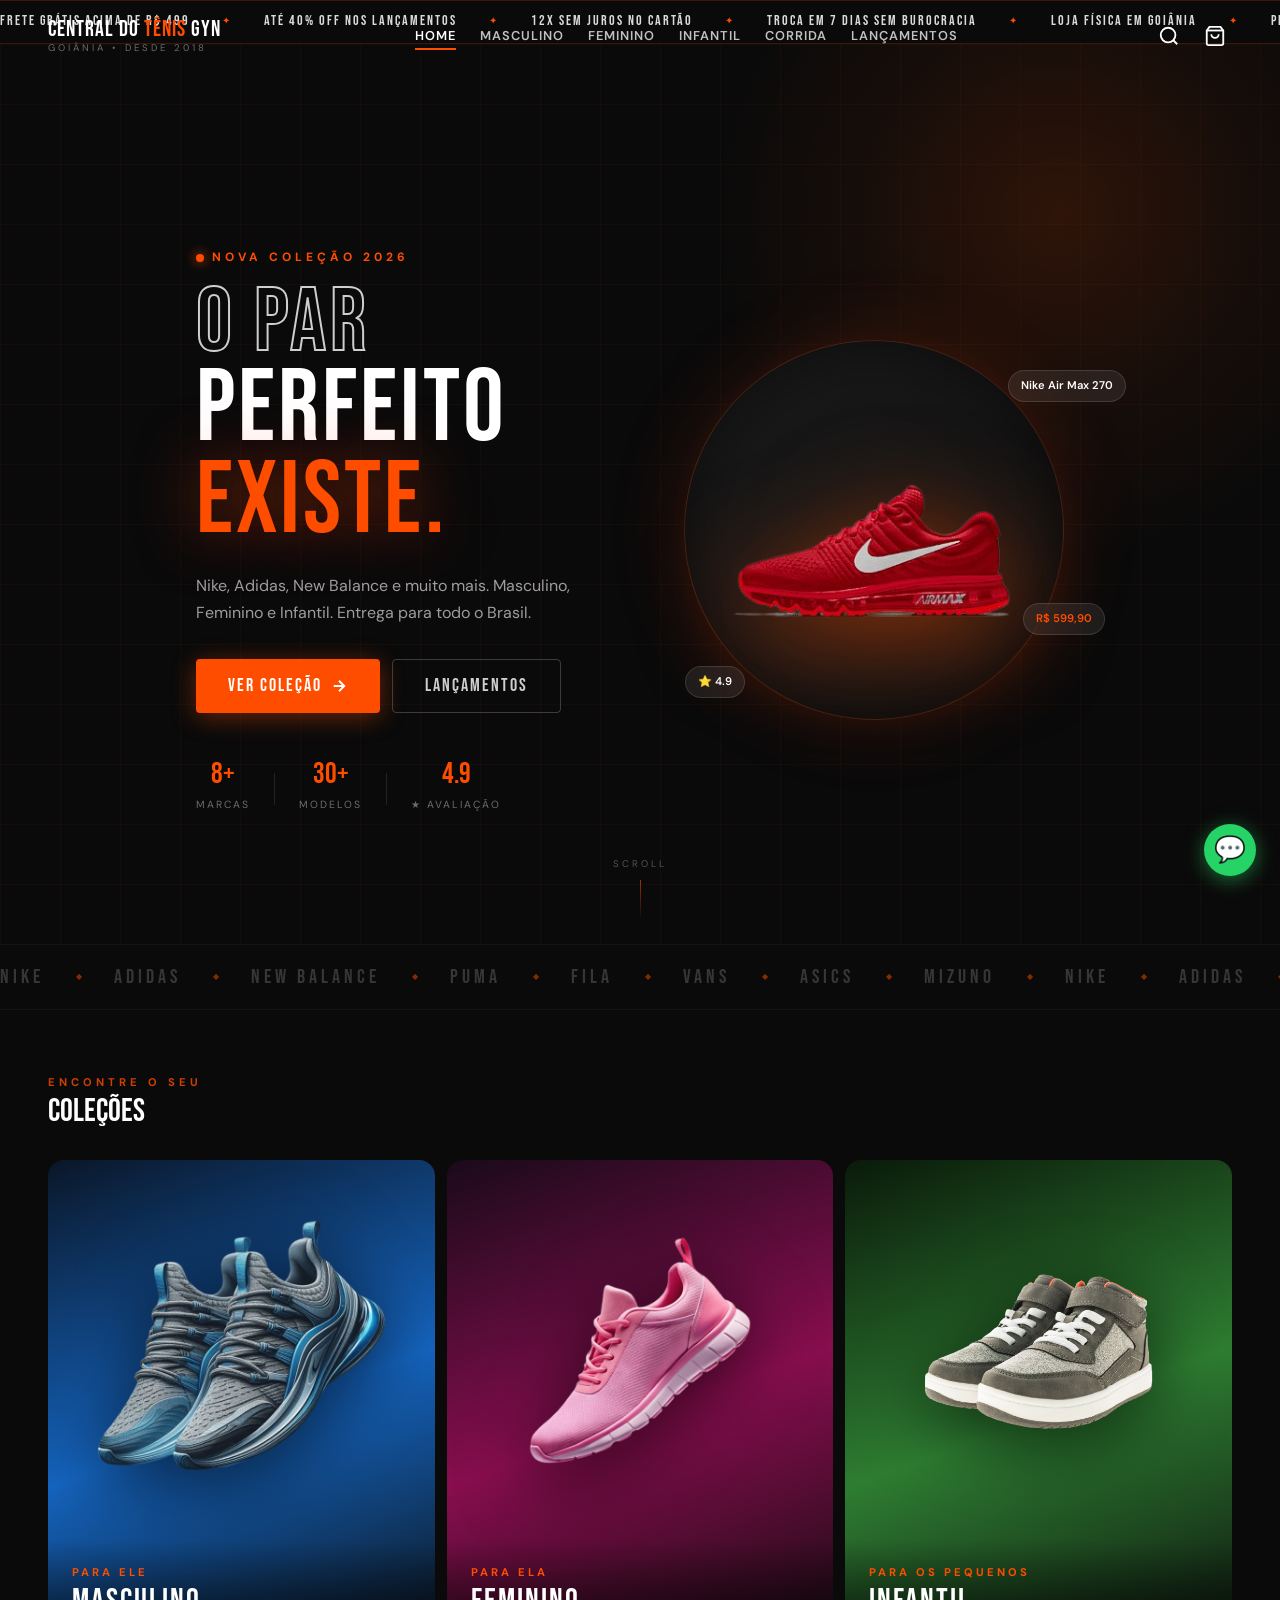
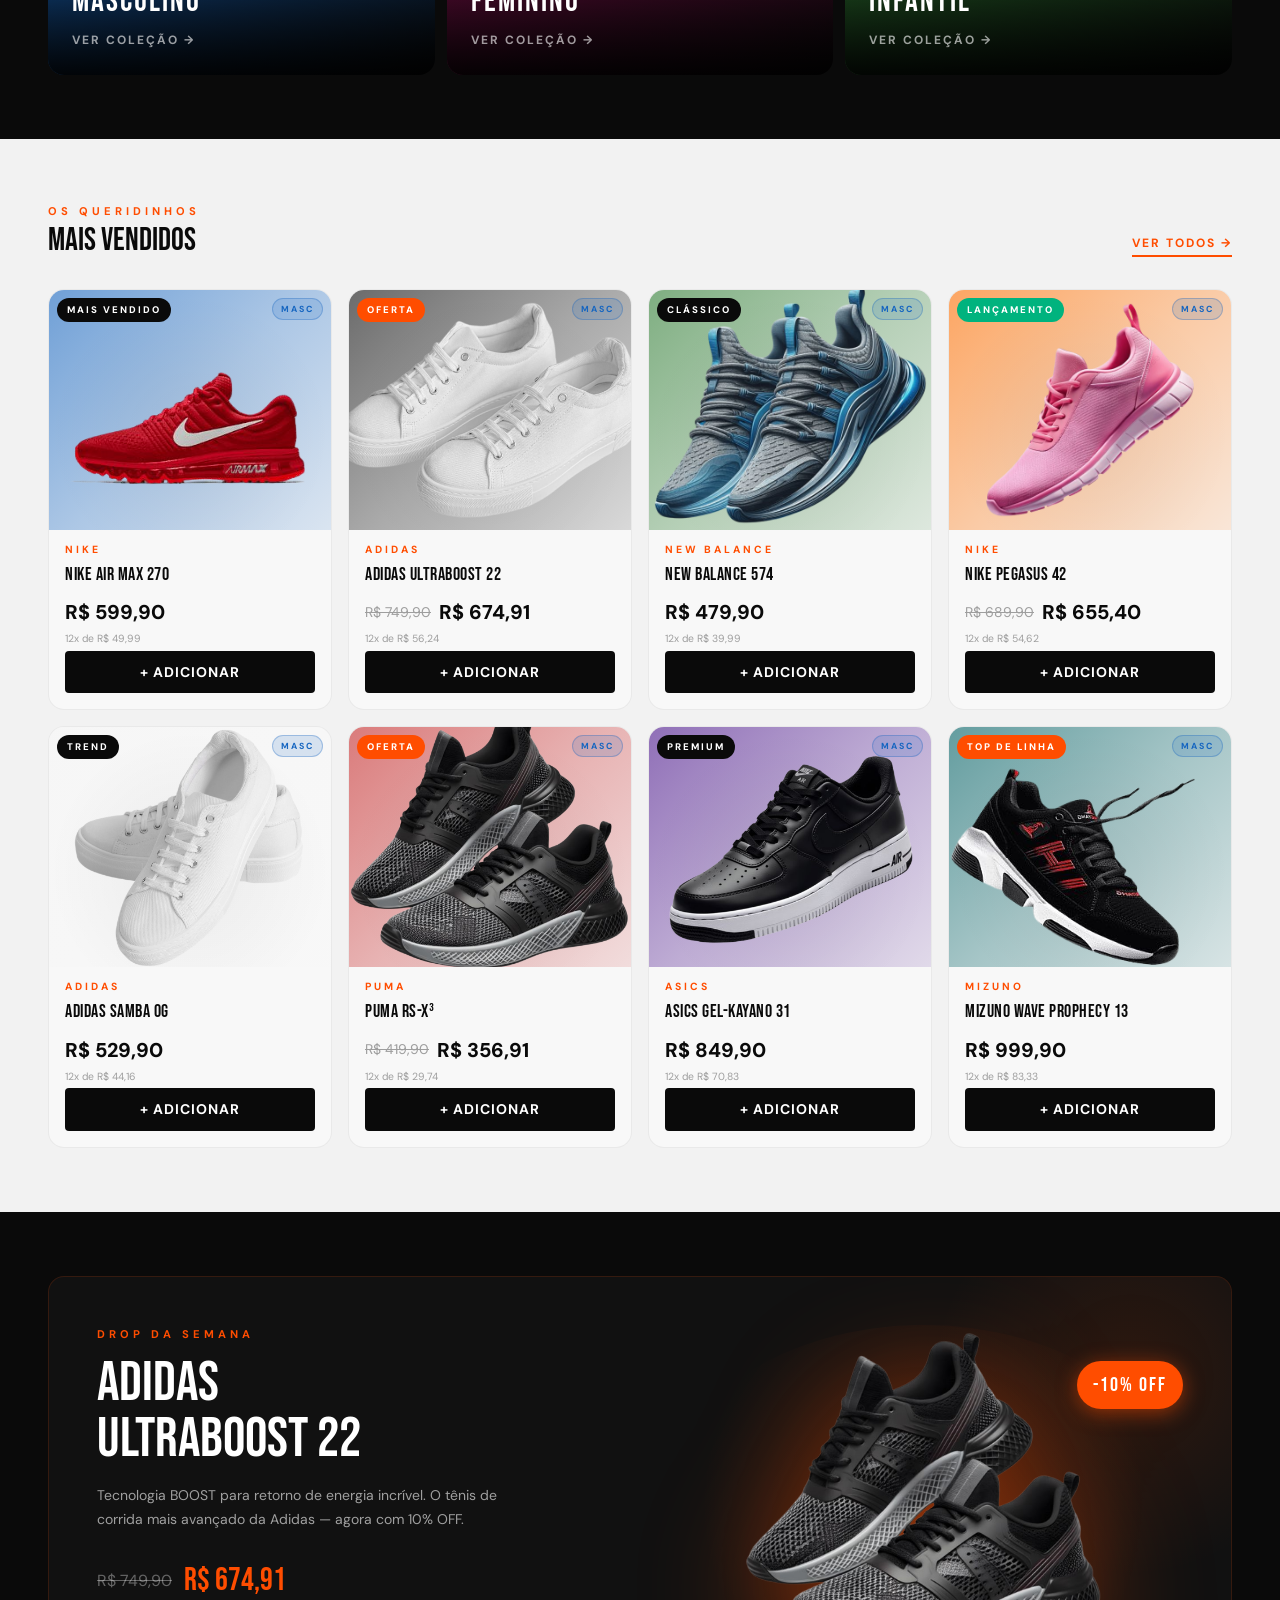
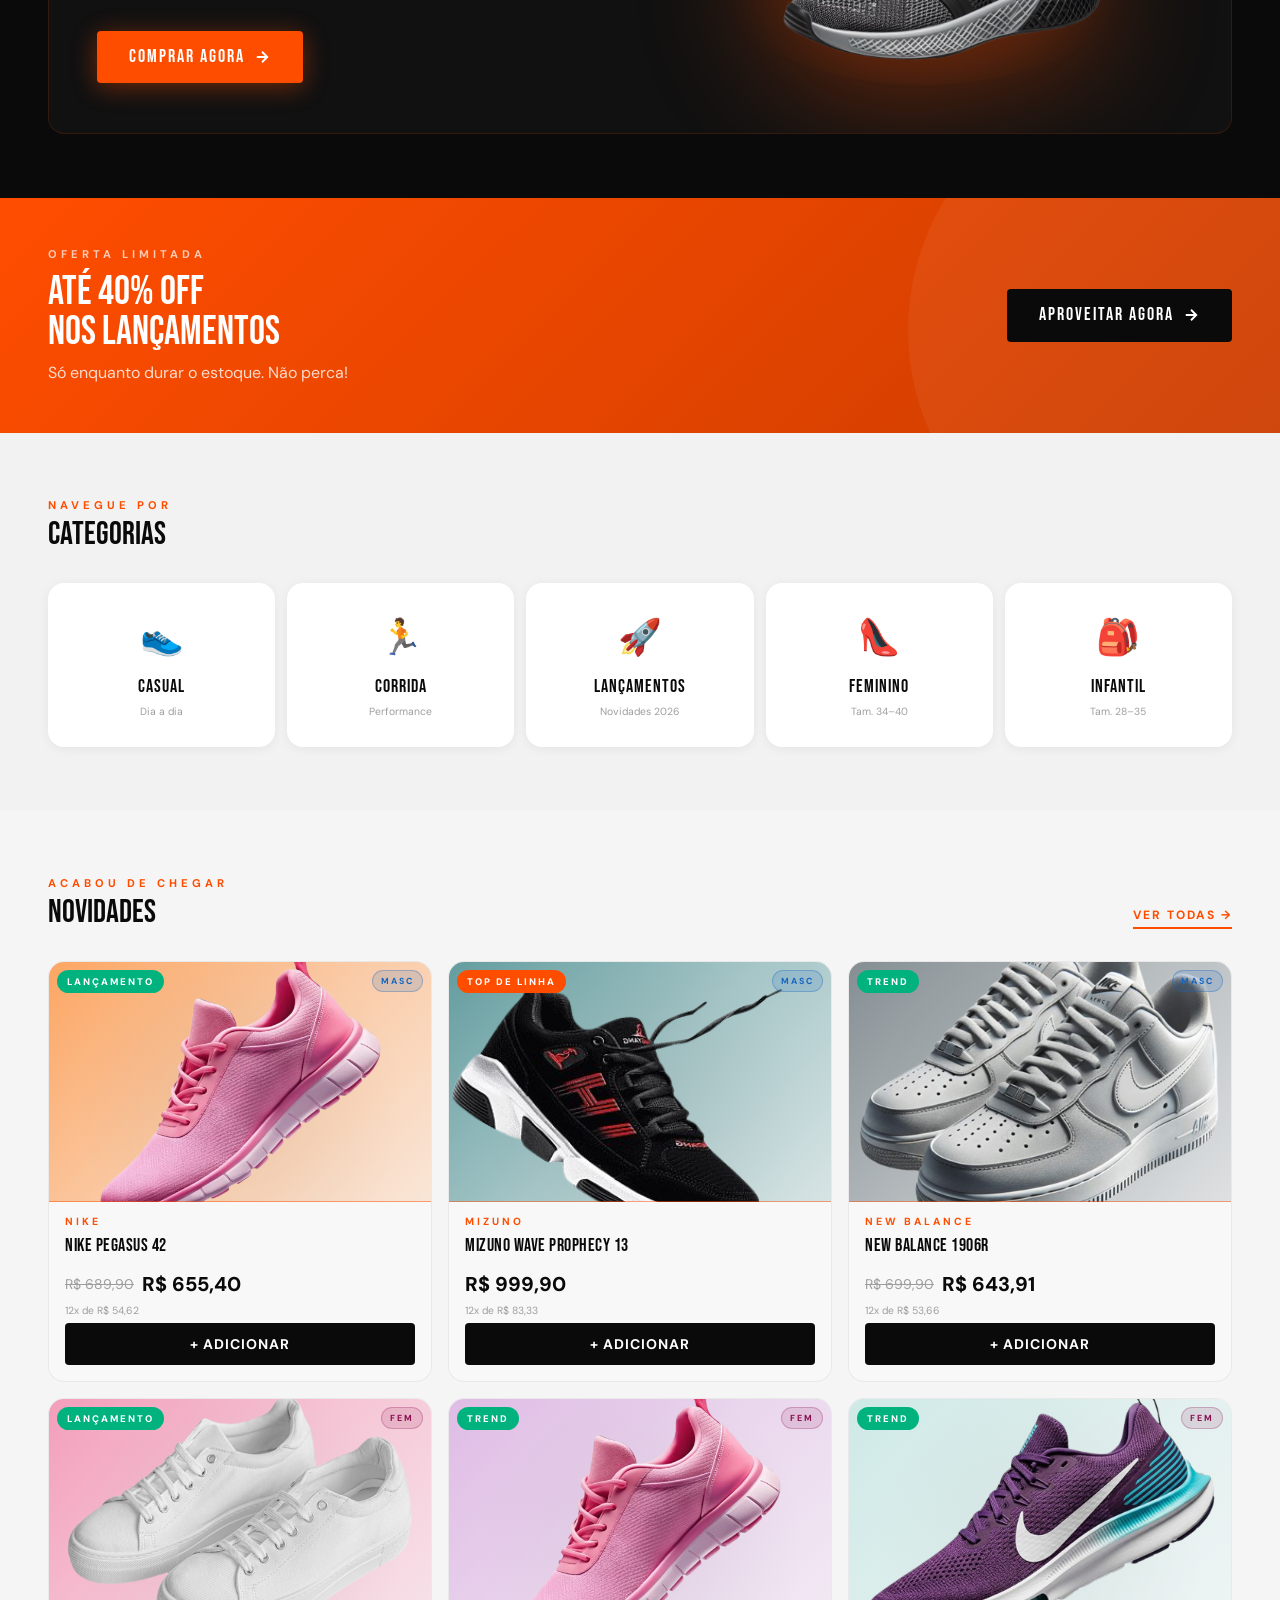
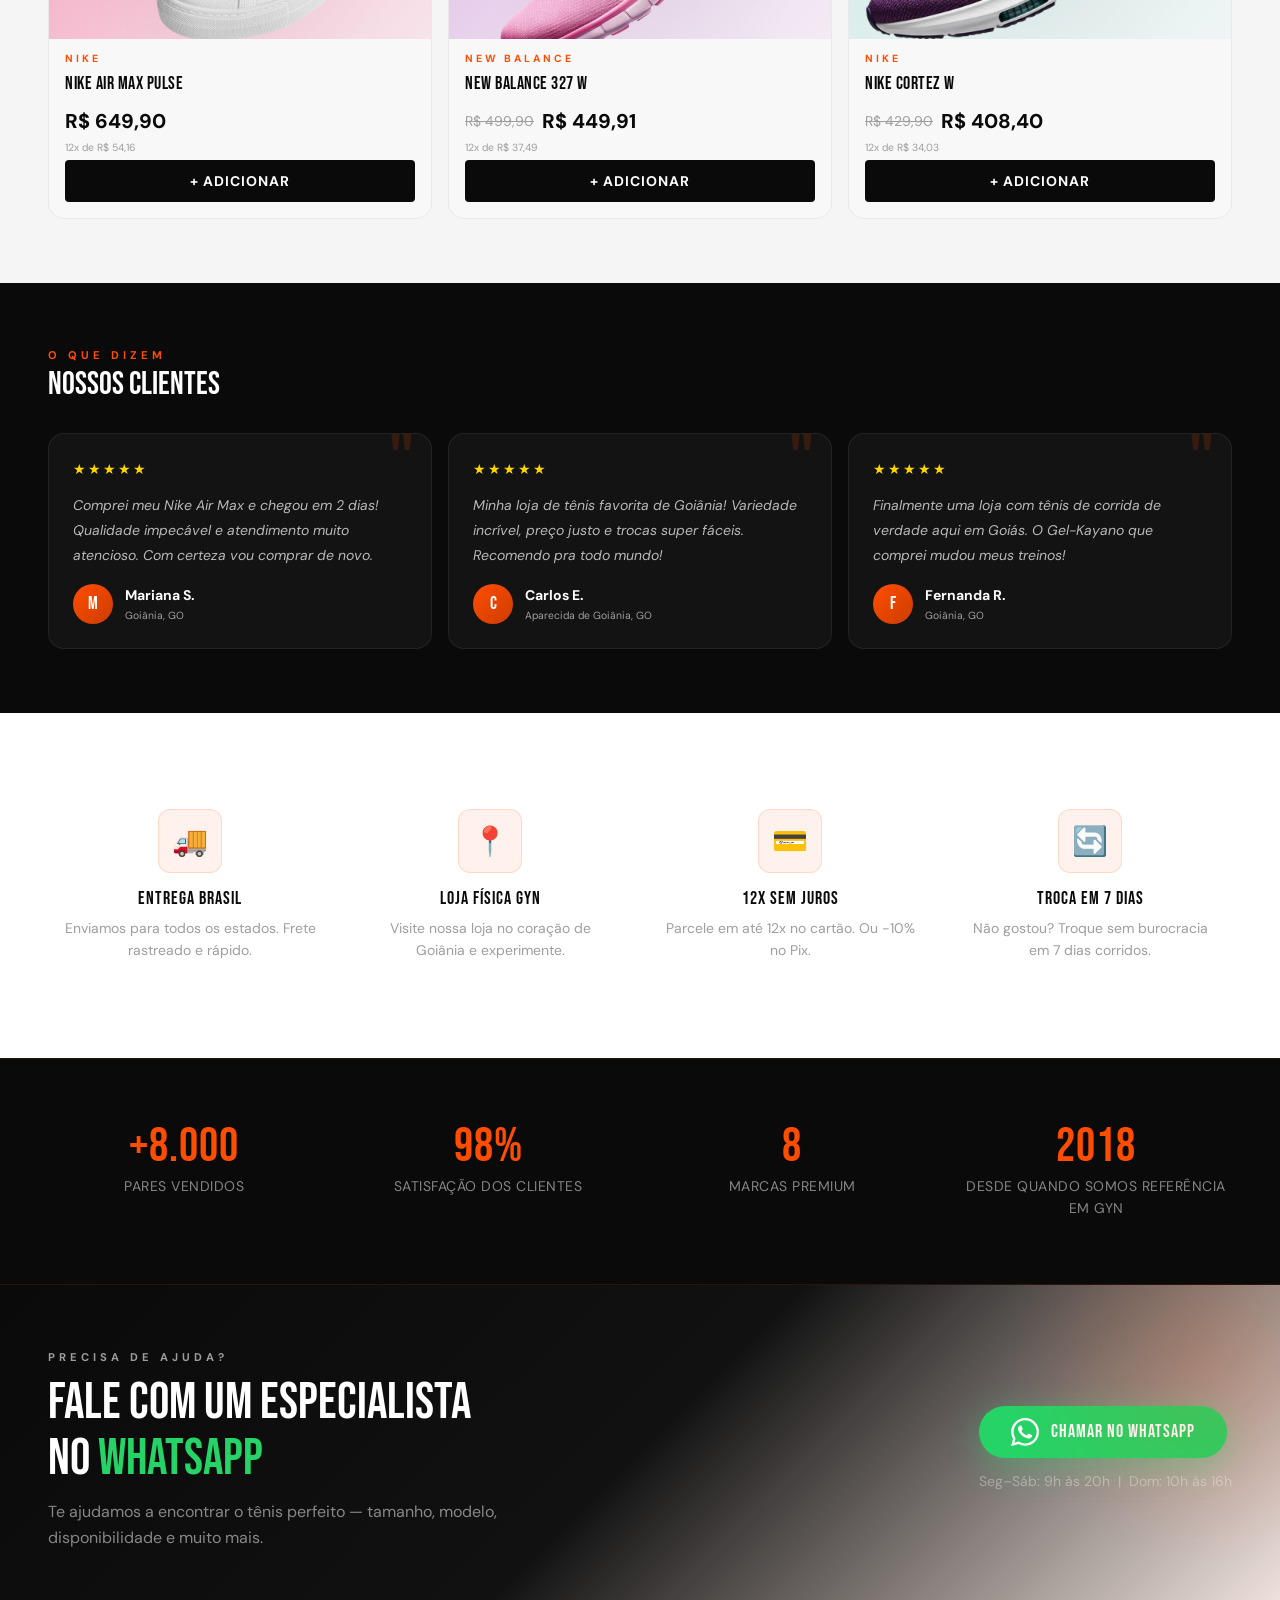
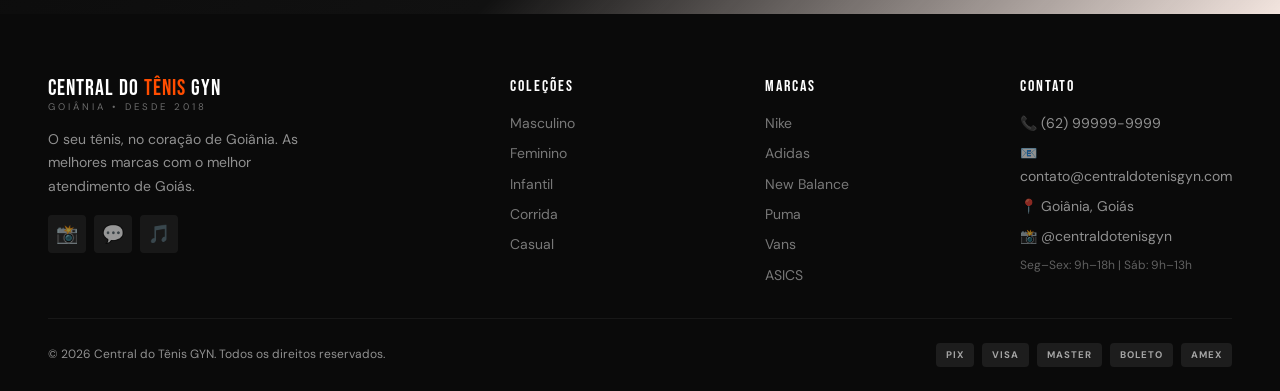
<file: index.html>
<!DOCTYPE html>
<html lang="pt-BR">
<head>
  <meta charset="UTF-8">
  <meta name="viewport" content="width=device-width, initial-scale=1.0">
  <meta name="description" content="Central do Tênis GYN — O seu tênis, no coração de Goiânia. Nike, Adidas, New Balance, Puma, Fila, Vans, ASICS e Mizuno.">
  <title>Central do Tênis GYN — O seu tênis, no coração de Goiânia</title>
  <link rel="preconnect" href="https://fonts.googleapis.com">
  <link rel="preconnect" href="https://fonts.gstatic.com" crossorigin>
  <link href="https://fonts.googleapis.com/css2?family=Bebas+Neue&family=DM+Sans:wght@300;400;500;600;700;900&display=swap" rel="stylesheet">
  <link rel="stylesheet" href="css/variables.css">
  <link rel="stylesheet" href="css/reset.css">
  <link rel="stylesheet" href="css/style.css">
</head>
<body data-page="home">

  <!-- ====== HEADER ====== -->
  <header class="header" role="banner">
    <div class="container header-inner">
      <a href="index.html" class="logo" aria-label="Central do Tênis GYN">
        <span class="logo-nome">Central do <span>Tênis</span> GYN</span>
        <span class="logo-tag">Goiânia • Desde 2018</span>
      </a>
      <nav class="nav-links" aria-label="Menu principal">
        <a href="index.html" class="nav-link-active">Home</a>
        <a href="produtos.html">Masculino</a>
        <a href="produtos.html">Feminino</a>
        <a href="produtos.html">Infantil</a>
        <a href="produtos.html?categoria=corrida">Corrida</a>
        <a href="produtos.html?categoria=lancamentos">Lançamentos</a>
      </nav>
      <div class="header-actions">
        <form class="search-form" role="search">
          <input type="search" placeholder="Buscar tênis, marcas..." aria-label="Buscar">
          <button type="submit">→</button>
        </form>
        <button class="btn-busca" aria-label="Abrir busca">
          <svg viewBox="0 0 24 24" fill="none" stroke="currentColor" stroke-width="2"><circle cx="11" cy="11" r="8"/><path d="m21 21-4.35-4.35"/></svg>
        </button>
        <a href="carrinho.html" class="btn-cart-header" aria-label="Ver carrinho">
          <svg viewBox="0 0 24 24" fill="none" stroke="currentColor" stroke-width="2"><path d="M6 2 3 6v14a2 2 0 0 0 2 2h14a2 2 0 0 0 2-2V6l-3-4z"/><line x1="3" y1="6" x2="21" y2="6"/><path d="M16 10a4 4 0 0 1-8 0"/></svg>
          <span class="cart-badge" aria-live="polite">0</span>
        </a>
        <button class="menu-toggle" aria-label="Menu" aria-expanded="false">
          <span></span><span></span><span></span>
        </button>
      </div>
    </div>
  </header>

  <!-- ====== TICKER ====== -->
  <div class="ticker" aria-hidden="true">
    <div class="ticker-track">
      <span>FRETE GRÁTIS ACIMA DE R$ 499</span><span class="ticker-sep">✦</span>
      <span>ATÉ 40% OFF NOS LANÇAMENTOS</span><span class="ticker-sep">✦</span>
      <span>12X SEM JUROS NO CARTÃO</span><span class="ticker-sep">✦</span>
      <span>TROCA EM 7 DIAS SEM BUROCRACIA</span><span class="ticker-sep">✦</span>
      <span>LOJA FÍSICA EM GOIÂNIA</span><span class="ticker-sep">✦</span>
      <span>PIX COM 10% DE DESCONTO</span><span class="ticker-sep">✦</span>
      <span>FRETE GRÁTIS ACIMA DE R$ 499</span><span class="ticker-sep">✦</span>
      <span>ATÉ 40% OFF NOS LANÇAMENTOS</span><span class="ticker-sep">✦</span>
      <span>12X SEM JUROS NO CARTÃO</span><span class="ticker-sep">✦</span>
      <span>TROCA EM 7 DIAS SEM BUROCRACIA</span><span class="ticker-sep">✦</span>
      <span>LOJA FÍSICA EM GOIÂNIA</span><span class="ticker-sep">✦</span>
      <span>PIX COM 10% DE DESCONTO</span><span class="ticker-sep">✦</span>
    </div>
  </div>

  <!-- ====== HERO ====== -->
  <section class="hero" aria-label="Banner principal">
    <div class="hero-bg-grid" aria-hidden="true"></div>
    <div class="hero-glow" aria-hidden="true"></div>
    <div class="container hero-inner">
      <div class="hero-content animate">
        <p class="hero-eyebrow"><span class="eyebrow-dot"></span> Nova Coleção 2026</p>
        <h1 class="hero-titulo">
          <span class="hero-title-outline">O PAR</span>
          <span class="hero-title-solid">PERFEITO</span>
          <span class="hero-title-orange">EXISTE.</span>
        </h1>
        <p class="hero-subtitulo">Nike, Adidas, New Balance e muito mais. Masculino, Feminino e Infantil. Entrega para todo o Brasil.</p>
        <div class="hero-ctas">
          <a href="produtos.html" class="btn-hero-primary">
            <span>VER COLEÇÃO</span>
            <svg viewBox="0 0 24 24" fill="none" stroke="currentColor" stroke-width="2.5"><path d="M5 12h14M12 5l7 7-7 7"/></svg>
          </a>
          <a href="produtos.html?categoria=lancamentos" class="btn-hero-ghost">LANÇAMENTOS</a>
        </div>
        <div class="hero-stats">
          <div class="stat"><span class="stat-num">8+</span><span class="stat-label">Marcas</span></div>
          <div class="stat-div"></div>
          <div class="stat"><span class="stat-num">30+</span><span class="stat-label">Modelos</span></div>
          <div class="stat-div"></div>
          <div class="stat"><span class="stat-num">4.9</span><span class="stat-label">★ Avaliação</span></div>
        </div>
      </div>
      <div class="hero-visual" aria-hidden="true">
        <div class="hero-shoe-stage">
          <div class="hero-shoe-glow"></div>
          <div class="hero-shoe-circle">
            <img src="img/tenis-vermelho.png" class="hero-shoe-img" alt="Nike Air Max 270" onerror="this.style.opacity='0'">
          </div>
          <div class="hero-floating-tags">
            <div class="float-tag float-tag-1">Nike Air Max 270</div>
            <div class="float-tag float-tag-2">R$ 599,90</div>
            <div class="float-tag float-tag-3">⭐ 4.9</div>
          </div>
        </div>
      </div>
    </div>
    <div class="hero-scroll-hint" aria-hidden="true">
      <span>SCROLL</span>
      <div class="hero-scroll-line"></div>
    </div>
  </section>

  <!-- ====== MARCAS ====== -->
  <div class="marcas-section" aria-label="Marcas disponíveis">
    <div class="marcas-track">
      <span class="marca-item">NIKE</span><span class="marca-sep">◆</span>
      <span class="marca-item">ADIDAS</span><span class="marca-sep">◆</span>
      <span class="marca-item">NEW BALANCE</span><span class="marca-sep">◆</span>
      <span class="marca-item">PUMA</span><span class="marca-sep">◆</span>
      <span class="marca-item">FILA</span><span class="marca-sep">◆</span>
      <span class="marca-item">VANS</span><span class="marca-sep">◆</span>
      <span class="marca-item">ASICS</span><span class="marca-sep">◆</span>
      <span class="marca-item">MIZUNO</span><span class="marca-sep">◆</span>
      <span class="marca-item">NIKE</span><span class="marca-sep">◆</span>
      <span class="marca-item">ADIDAS</span><span class="marca-sep">◆</span>
      <span class="marca-item">NEW BALANCE</span><span class="marca-sep">◆</span>
      <span class="marca-item">PUMA</span><span class="marca-sep">◆</span>
      <span class="marca-item">FILA</span><span class="marca-sep">◆</span>
      <span class="marca-item">VANS</span><span class="marca-sep">◆</span>
      <span class="marca-item">ASICS</span><span class="marca-sep">◆</span>
      <span class="marca-item">MIZUNO</span><span class="marca-sep">◆</span>
    </div>
  </div>

  <!-- ====== COLEÇÕES POR GÊNERO ====== -->
  <section class="section generos-section" aria-label="Coleções por gênero">
    <div class="container">
      <div class="section-header animate">
        <div>
          <span class="section-label">Encontre o seu</span>
          <h2 class="section-titulo">Coleções</h2>
        </div>
      </div>
      <div class="generos-grid">
        <a href="produtos.html?genero=masculino" class="genero-card genero-masc animate">
          <div class="genero-bg" aria-hidden="true"></div>
          <img class="genero-shoe-img" src="img/tenis-cinza-azul.png" alt="" aria-hidden="true" onerror="this.style.display='none'">
          <div class="genero-content">
            <p class="genero-label">Para ele</p>
            <h3 class="genero-titulo">Masculino</h3>
            <span class="genero-cta">Ver coleção →</span>
          </div>
        </a>
        <a href="produtos.html?genero=feminino" class="genero-card genero-fem animate reveal-delay-1">
          <div class="genero-bg" aria-hidden="true"></div>
          <img class="genero-shoe-img" src="img/tenis-rosa.png" alt="" aria-hidden="true" onerror="this.style.display='none'">
          <div class="genero-content">
            <p class="genero-label">Para ela</p>
            <h3 class="genero-titulo">Feminino</h3>
            <span class="genero-cta">Ver coleção →</span>
          </div>
        </a>
        <a href="produtos.html?genero=infantil" class="genero-card genero-kids animate reveal-delay-2">
          <div class="genero-bg" aria-hidden="true"></div>
          <img class="genero-shoe-img" src="img/tenis-kids.png" alt="" aria-hidden="true" onerror="this.style.display='none'">
          <div class="genero-content">
            <p class="genero-label">Para os pequenos</p>
            <h3 class="genero-titulo">Infantil</h3>
            <span class="genero-cta">Ver coleção →</span>
          </div>
        </a>
      </div>
    </div>
  </section>

  <!-- ====== MAIS VENDIDOS ====== -->
  <section class="section" id="mais-vendidos" aria-label="Mais Vendidos">
    <div class="container">
      <div class="section-header animate">
        <div>
          <span class="section-label">Os queridinhos</span>
          <h2 class="section-titulo">Mais Vendidos</h2>
        </div>
        <a href="produtos.html" class="link-ver-todos">Ver todos →</a>
      </div>
      <div class="grid-4" id="grid-mais-vendidos" role="list"></div>
    </div>
  </section>

  <!-- ====== DESTAQUE PRODUTO ====== -->
  <section class="destaque-section" aria-label="Produto em destaque">
    <div class="container">
      <div class="destaque-inner animate">
        <div class="destaque-texto">
          <p class="destaque-eyebrow">Drop da Semana</p>
          <h2 class="destaque-titulo">Adidas<br>Ultraboost 22</h2>
          <p class="destaque-desc">Tecnologia BOOST para retorno de energia incrível. O tênis de corrida mais avançado da Adidas — agora com 10% OFF.</p>
          <div class="destaque-preco">
            <span class="destaque-preco-old">R$ 749,90</span>
            <span class="destaque-preco-atual">R$ 674,91</span>
          </div>
          <a href="produto.html?id=2" class="btn-hero-primary">
            <span>COMPRAR AGORA</span>
            <svg viewBox="0 0 24 24" fill="none" stroke="currentColor" stroke-width="2.5"><path d="M5 12h14M12 5l7 7-7 7"/></svg>
          </a>
        </div>
        <div class="destaque-img" aria-hidden="true">
          <div class="destaque-shoe-glow"></div>
          <img class="destaque-shoe-img" src="img/tenis-preto.png" alt="Adidas Ultraboost 22" onerror="this.style.opacity='0'">
          <div class="destaque-badge">-10% OFF</div>
        </div>
      </div>
    </div>
  </section>

  <!-- ====== BANNER OFERTA ====== -->
  <div class="banner-oferta animate" role="complementary">
    <div class="container banner-oferta-inner">
      <div>
        <p class="banner-eyebrow">Oferta Limitada</p>
        <h2 class="banner-titulo">Até 40% OFF<br>nos lançamentos</h2>
        <p class="banner-sub">Só enquanto durar o estoque. Não perca!</p>
      </div>
      <a href="produtos.html" class="btn-banner">
        APROVEITAR AGORA
        <svg viewBox="0 0 24 24" fill="none" stroke="currentColor" stroke-width="2.5"><path d="M5 12h14M12 5l7 7-7 7"/></svg>
      </a>
    </div>
  </div>

  <!-- ====== CATEGORIAS ====== -->
  <section class="section" aria-label="Categorias">
    <div class="container">
      <div class="section-header animate">
        <div>
          <span class="section-label">Navegue por</span>
          <h2 class="section-titulo">Categorias</h2>
        </div>
      </div>
      <div class="categorias-grid">
        <div class="categoria-card animate" data-categoria="casual" role="button" tabindex="0">
          <span class="categoria-icone">👟</span>
          <p class="categoria-nome">Casual</p>
          <p class="categoria-qtd">Dia a dia</p>
        </div>
        <div class="categoria-card animate" data-categoria="corrida" role="button" tabindex="0">
          <span class="categoria-icone">🏃</span>
          <p class="categoria-nome">Corrida</p>
          <p class="categoria-qtd">Performance</p>
        </div>
        <div class="categoria-card animate" data-categoria="lancamentos" role="button" tabindex="0">
          <span class="categoria-icone">🚀</span>
          <p class="categoria-nome">Lançamentos</p>
          <p class="categoria-qtd">Novidades 2026</p>
        </div>
        <div class="categoria-card animate" data-genero="feminino" role="button" tabindex="0">
          <span class="categoria-icone">👠</span>
          <p class="categoria-nome">Feminino</p>
          <p class="categoria-qtd">Tam. 34–40</p>
        </div>
        <div class="categoria-card animate" data-genero="infantil" role="button" tabindex="0">
          <span class="categoria-icone">🎒</span>
          <p class="categoria-nome">Infantil</p>
          <p class="categoria-qtd">Tam. 28–35</p>
        </div>
      </div>
    </div>
  </section>

  <!-- ====== NOVIDADES ====== -->
  <section class="section novidades-section" aria-label="Novidades">
    <div class="container">
      <div class="section-header animate">
        <div>
          <span class="section-label">Acabou de chegar</span>
          <h2 class="section-titulo">Novidades</h2>
        </div>
        <a href="produtos.html" class="link-ver-todos">Ver todas →</a>
      </div>
      <div class="grid-3" id="grid-novidades" role="list"></div>
    </div>
  </section>

  <!-- ====== DEPOIMENTOS ====== -->
  <section class="depoimentos-section" aria-label="Depoimentos">
    <div class="container">
      <div class="section-header animate">
        <div>
          <span class="section-label" style="color:var(--laranja)">O que dizem</span>
          <h2 class="section-titulo claro">Nossos clientes</h2>
        </div>
      </div>
      <div class="depoimentos-grid">
        <article class="depoimento-card animate">
          <div class="depoimento-quote">"</div>
          <div class="depoimento-estrelas">★★★★★</div>
          <p class="depoimento-texto">Comprei meu Nike Air Max e chegou em 2 dias! Qualidade impecável e atendimento muito atencioso. Com certeza vou comprar de novo.</p>
          <div class="depoimento-autor-row">
            <div class="depoimento-avatar">M</div>
            <div>
              <p class="depoimento-autor">Mariana S.</p>
              <p class="depoimento-cidade">Goiânia, GO</p>
            </div>
          </div>
        </article>
        <article class="depoimento-card animate reveal-delay-1">
          <div class="depoimento-quote">"</div>
          <div class="depoimento-estrelas">★★★★★</div>
          <p class="depoimento-texto">Minha loja de tênis favorita de Goiânia! Variedade incrível, preço justo e trocas super fáceis. Recomendo pra todo mundo!</p>
          <div class="depoimento-autor-row">
            <div class="depoimento-avatar">C</div>
            <div>
              <p class="depoimento-autor">Carlos E.</p>
              <p class="depoimento-cidade">Aparecida de Goiânia, GO</p>
            </div>
          </div>
        </article>
        <article class="depoimento-card animate reveal-delay-2">
          <div class="depoimento-quote">"</div>
          <div class="depoimento-estrelas">★★★★★</div>
          <p class="depoimento-texto">Finalmente uma loja com tênis de corrida de verdade aqui em Goiás. O Gel-Kayano que comprei mudou meus treinos!</p>
          <div class="depoimento-autor-row">
            <div class="depoimento-avatar">F</div>
            <div>
              <p class="depoimento-autor">Fernanda R.</p>
              <p class="depoimento-cidade">Goiânia, GO</p>
            </div>
          </div>
        </article>
      </div>
    </div>
  </section>

  <!-- ====== DIFERENCIAIS ====== -->
  <section class="section diferenciais-section" aria-label="Nossos diferenciais">
    <div class="container">
      <div class="diferenciais-grid">
        <div class="diferencial-item animate">
          <div class="diferencial-icon-wrap"><span class="diferencial-icone">🚚</span></div>
          <h3 class="diferencial-titulo">Entrega Brasil</h3>
          <p class="diferencial-desc">Enviamos para todos os estados. Frete rastreado e rápido.</p>
        </div>
        <div class="diferencial-item animate reveal-delay-1">
          <div class="diferencial-icon-wrap"><span class="diferencial-icone">📍</span></div>
          <h3 class="diferencial-titulo">Loja Física GYN</h3>
          <p class="diferencial-desc">Visite nossa loja no coração de Goiânia e experimente.</p>
        </div>
        <div class="diferencial-item animate reveal-delay-2">
          <div class="diferencial-icon-wrap"><span class="diferencial-icone">💳</span></div>
          <h3 class="diferencial-titulo">12x sem juros</h3>
          <p class="diferencial-desc">Parcele em até 12x no cartão. Ou -10% no Pix.</p>
        </div>
        <div class="diferencial-item animate reveal-delay-3">
          <div class="diferencial-icon-wrap"><span class="diferencial-icone">🔄</span></div>
          <h3 class="diferencial-titulo">Troca em 7 dias</h3>
          <p class="diferencial-desc">Não gostou? Troque sem burocracia em 7 dias corridos.</p>
        </div>
      </div>
    </div>
  </section>

  <!-- ====== NÚMEROS ====== -->
  <section class="numeros-section" aria-label="Nossos números">
    <div class="container">
      <div class="numeros-grid">
        <div class="numero-item animate">
          <span class="numero-valor">+8.000</span>
          <span class="numero-label">Pares vendidos</span>
        </div>
        <div class="numero-item animate reveal-delay-1">
          <span class="numero-valor">98%</span>
          <span class="numero-label">Satisfação dos clientes</span>
        </div>
        <div class="numero-item animate reveal-delay-2">
          <span class="numero-valor">8</span>
          <span class="numero-label">Marcas premium</span>
        </div>
        <div class="numero-item animate reveal-delay-3">
          <span class="numero-valor">2018</span>
          <span class="numero-label">Desde quando somos referência em GYN</span>
        </div>
      </div>
    </div>
  </section>

  <!-- ====== CTA WHATSAPP ====== -->
  <section class="cta-wpp-section" aria-label="Atendimento no WhatsApp">
    <div class="container">
      <div class="cta-wpp-inner">
        <div class="cta-wpp-texto">
          <span class="section-label" style="color:rgba(255,255,255,0.6)">Precisa de ajuda?</span>
          <h2 class="cta-wpp-titulo">Fale com um especialista<br>no <span>WhatsApp</span></h2>
          <p class="cta-wpp-sub">Te ajudamos a encontrar o tênis perfeito — tamanho, modelo, disponibilidade e muito mais.</p>
        </div>
        <div class="cta-wpp-actions">
          <a href="https://wa.me/5562999999999?text=Ol%C3%A1!%20Quero%20ver%20os%20t%C3%AAnis%20dispon%C3%ADveis." class="btn-wpp-grande" target="_blank" rel="noopener noreferrer">
            <svg viewBox="0 0 24 24" fill="currentColor" width="28" height="28"><path d="M17.472 14.382c-.297-.149-1.758-.867-2.03-.967-.273-.099-.471-.148-.67.15-.197.297-.767.966-.94 1.164-.173.199-.347.223-.644.075-.297-.15-1.255-.463-2.39-1.475-.883-.788-1.48-1.761-1.653-2.059-.173-.297-.018-.458.13-.606.134-.133.298-.347.446-.52.149-.174.198-.298.298-.497.099-.198.05-.371-.025-.52-.075-.149-.669-1.612-.916-2.207-.242-.579-.487-.5-.669-.51-.173-.008-.371-.01-.57-.01-.198 0-.52.074-.792.372-.272.297-1.04 1.016-1.04 2.479 0 1.462 1.065 2.875 1.213 3.074.149.198 2.096 3.2 5.077 4.487.709.306 1.262.489 1.694.625.712.227 1.36.195 1.871.118.571-.085 1.758-.719 2.006-1.413.248-.694.248-1.289.173-1.413-.074-.124-.272-.198-.57-.347m-5.421 7.403h-.004a9.87 9.87 0 01-5.031-1.378l-.361-.214-3.741.982.998-3.648-.235-.374a9.86 9.86 0 01-1.51-5.26c.001-5.45 4.436-9.884 9.888-9.884 2.64 0 5.122 1.03 6.988 2.898a9.825 9.825 0 012.893 6.994c-.003 5.45-4.437 9.884-9.885 9.884m8.413-18.297A11.815 11.815 0 0012.05 0C5.495 0 .16 5.335.157 11.892c0 2.096.547 4.142 1.588 5.945L.057 24l6.305-1.654a11.882 11.882 0 005.683 1.448h.005c6.554 0 11.89-5.335 11.893-11.893a11.821 11.821 0 00-3.48-8.413z"/></svg>
            Chamar no WhatsApp
          </a>
          <p class="cta-wpp-horario">Seg–Sáb: 9h às 20h &nbsp;|&nbsp; Dom: 10h às 16h</p>
        </div>
      </div>
    </div>
  </section>

  <!-- ====== FOOTER ====== -->
  <footer class="footer" role="contentinfo">
    <div class="container">
      <div class="footer-grid">
        <div class="footer-brand">
          <a href="index.html" class="logo" aria-label="Central do Tênis GYN">
            <span class="logo-nome">Central do <span>Tênis</span> GYN</span>
            <span class="logo-tag">Goiânia • Desde 2018</span>
          </a>
          <p class="footer-desc">O seu tênis, no coração de Goiânia. As melhores marcas com o melhor atendimento de Goiás.</p>
          <div class="footer-social">
            <a href="#" class="btn-social" aria-label="Instagram">📸</a>
            <a href="#" class="btn-social" aria-label="WhatsApp">💬</a>
            <a href="#" class="btn-social" aria-label="TikTok">🎵</a>
          </div>
        </div>
        <div>
          <h3 class="footer-title">Coleções</h3>
          <nav class="footer-links">
            <a href="produtos.html?genero=masculino">Masculino</a>
            <a href="produtos.html?genero=feminino">Feminino</a>
            <a href="produtos.html?genero=infantil">Infantil</a>
            <a href="produtos.html?categoria=corrida">Corrida</a>
            <a href="produtos.html?categoria=casual">Casual</a>
          </nav>
        </div>
        <div>
          <h3 class="footer-title">Marcas</h3>
          <nav class="footer-links">
            <a href="produtos.html?marca=Nike">Nike</a>
            <a href="produtos.html?marca=Adidas">Adidas</a>
            <a href="produtos.html?marca=New Balance">New Balance</a>
            <a href="produtos.html?marca=Puma">Puma</a>
            <a href="produtos.html?marca=Vans">Vans</a>
            <a href="produtos.html?marca=ASICS">ASICS</a>
          </nav>
        </div>
        <div class="footer-contato">
          <h3 class="footer-title">Contato</h3>
          <p>📞 (62) 99999-9999</p>
          <p>📧 contato@centraldotenisgyn.com</p>
          <p>📍 Goiânia, Goiás</p>
          <p>📸 @centraldotenisgyn</p>
          <p style="font-size:0.75rem;color:rgba(255,255,255,0.35);margin-top:0.5rem">Seg–Sex: 9h–18h | Sáb: 9h–13h</p>
        </div>
      </div>
      <div class="footer-bottom">
        <p class="footer-copy">© 2026 Central do Tênis GYN. Todos os direitos reservados.</p>
        <div class="footer-pagamentos">
          <span class="pagamento-badge">PIX</span>
          <span class="pagamento-badge">VISA</span>
          <span class="pagamento-badge">MASTER</span>
          <span class="pagamento-badge">BOLETO</span>
          <span class="pagamento-badge">AMEX</span>
        </div>
      </div>
    </div>
  </footer>

  <!-- WhatsApp Float -->
  <a href="https://wa.me/5562999999999" class="whatsapp-float" target="_blank" rel="noopener" aria-label="Falar no WhatsApp">
    <span>💬</span>
  </a>

  <script src="js/dados.js"></script>
  <script src="js/carrinho.js"></script>
  <script src="js/main.js"></script>
</body>
</html>
</file>
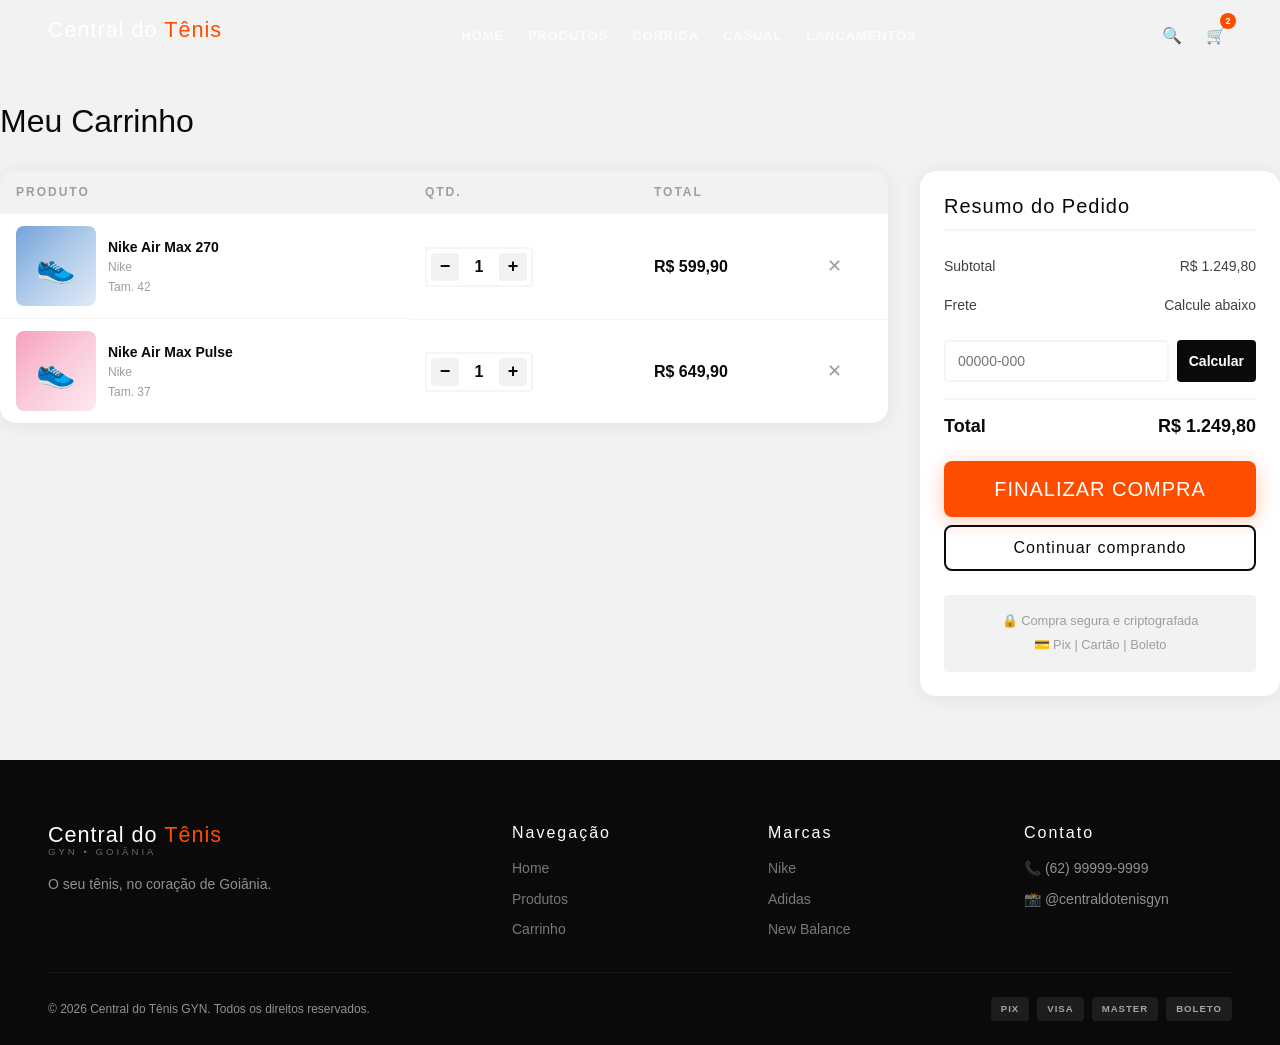
<file: carrinho.html>
<!DOCTYPE html>
<html lang="pt-BR">
<head>
  <meta charset="UTF-8">
  <meta name="viewport" content="width=device-width, initial-scale=1.0">
  <meta name="description" content="Carrinho de compras — Central do Tênis GYN.">
  <title>Carrinho — Central do Tênis GYN</title>
  <link rel="stylesheet" href="css/reset.css">
  <link rel="stylesheet" href="css/variables.css">
  <link rel="stylesheet" href="css/style.css">
</head>
<body data-page="carrinho">

  <!-- ====== HEADER ====== -->
  <header class="header scrolled" role="banner">
    <div class="container header-inner">
      <a href="index.html" class="logo" aria-label="Central do Tênis GYN">
        <span class="logo-nome">Central do <span>Tênis</span></span>
        <span class="logo-tag">GYN • Goiânia</span>
      </a>

      <nav class="nav-links" aria-label="Menu principal">
        <a href="index.html">Home</a>
        <a href="produtos.html">Produtos</a>
        <a href="produtos.html?categoria=corrida">Corrida</a>
        <a href="produtos.html?categoria=casual">Casual</a>
        <a href="produtos.html?categoria=lançamentos">Lançamentos</a>
      </nav>

      <div class="header-actions">
        <form class="search-form" role="search">
          <input type="search" placeholder="Buscar tênis, marcas..." aria-label="Buscar">
          <button type="submit">Buscar</button>
        </form>
        <button class="btn-busca" aria-label="Abrir busca">🔍</button>
        <a href="carrinho.html" class="btn-cart-header" aria-label="Ver carrinho">
          🛒
          <span class="cart-badge" aria-live="polite">0</span>
        </a>
        <button class="menu-toggle" aria-label="Menu" aria-expanded="false">
          <span></span><span></span><span></span>
        </button>
      </div>
    </div>
  </header>

  <!-- ====== CARRINHO ====== -->
  <main class="container carrinho-page" role="main">
    <h1 class="carrinho-titulo">Meu Carrinho</h1>

    <!-- Estado vazio -->
    <div class="carrinho-empty" id="carrinho-empty" aria-label="Carrinho vazio">
      <span class="carrinho-empty-icone">🛒</span>
      <h2>Seu carrinho está vazio</h2>
      <p>Adicione produtos para continuar comprando.</p>
      <a href="produtos.html">Ver produtos</a>
    </div>

    <!-- Carrinho com itens -->
    <div class="carrinho-wrapper" id="carrinho-wrapper" aria-label="Itens no carrinho">

      <div class="carrinho-tabela-wrap">
        <table class="cart-table" role="table" aria-label="Produtos no carrinho">
          <thead>
            <tr>
              <th scope="col">Produto</th>
              <th scope="col">Qtd.</th>
              <th scope="col">Total</th>
              <th scope="col" aria-label="Remover"></th>
            </tr>
          </thead>
          <tbody id="carrinho-tbody">
            <!-- Renderizado por JS -->
          </tbody>
        </table>
      </div>

      <!-- Resumo -->
      <aside class="resumo-card" id="carrinho-resumo" aria-label="Resumo do pedido">
        <h2 class="resumo-titulo">Resumo do Pedido</h2>

        <div class="resumo-linha">
          <span>Subtotal</span>
          <span id="resumo-subtotal">R$ 0,00</span>
        </div>
        <div class="resumo-linha">
          <span>Frete</span>
          <span id="resumo-frete">Calcule abaixo</span>
        </div>

        <div class="frete-form">
          <input type="text" id="input-cep" placeholder="00000-000" maxlength="9" aria-label="CEP para calcular frete">
          <button type="button" id="btn-calcular-frete">Calcular</button>
        </div>
        <p class="frete-resultado" id="frete-resultado"></p>

        <div class="resumo-linha total">
          <span>Total</span>
          <span id="resumo-total">R$ 0,00</span>
        </div>

        <a href="#" class="btn-finalizar" role="button" onclick="alert('Em desenvolvimento! Obrigado pela visita 😊'); return false;">
          FINALIZAR COMPRA
        </a>
        <a href="produtos.html" class="btn-continuar">Continuar comprando</a>

        <div style="margin-top:1.5rem; padding:1rem; background:var(--fundo); border-radius:var(--radius-sm); font-size:0.8rem; color:var(--cinza-medio); text-align:center;">
          🔒 Compra segura e criptografada<br>
          <span style="margin-top:0.25rem; display:inline-block">💳 Pix | Cartão | Boleto</span>
        </div>
      </aside>
    </div>
  </main>

  <!-- ====== FOOTER ====== -->
  <footer class="footer" role="contentinfo">
    <div class="container">
      <div class="footer-grid">
        <div class="footer-brand">
          <a href="index.html" class="logo" aria-label="Central do Tênis GYN">
            <span class="logo-nome">Central do <span>Tênis</span></span>
            <span class="logo-tag">GYN • Goiânia</span>
          </a>
          <p class="footer-desc" style="margin-top:1rem">O seu tênis, no coração de Goiânia.</p>
        </div>
        <div>
          <h3 class="footer-title">Navegação</h3>
          <nav class="footer-links">
            <a href="index.html">Home</a>
            <a href="produtos.html">Produtos</a>
            <a href="carrinho.html">Carrinho</a>
          </nav>
        </div>
        <div>
          <h3 class="footer-title">Marcas</h3>
          <nav class="footer-links">
            <a href="produtos.html?marca=Nike">Nike</a>
            <a href="produtos.html?marca=Adidas">Adidas</a>
            <a href="produtos.html?marca=New Balance">New Balance</a>
          </nav>
        </div>
        <div class="footer-contato">
          <h3 class="footer-title">Contato</h3>
          <p>📞 (62) 99999-9999</p>
          <p>📸 @centraldotenisgyn</p>
        </div>
      </div>
      <div class="footer-bottom">
        <p class="footer-copy">© 2026 Central do Tênis GYN. Todos os direitos reservados.</p>
        <div class="footer-pagamentos">
          <span class="pagamento-badge">PIX</span>
          <span class="pagamento-badge">VISA</span>
          <span class="pagamento-badge">MASTER</span>
          <span class="pagamento-badge">BOLETO</span>
        </div>
      </div>
    </div>
  </footer>

  <script src="js/dados.js"></script>
  <script src="js/carrinho.js"></script>
  <script src="js/main.js"></script>
</body>
</html>
</file>
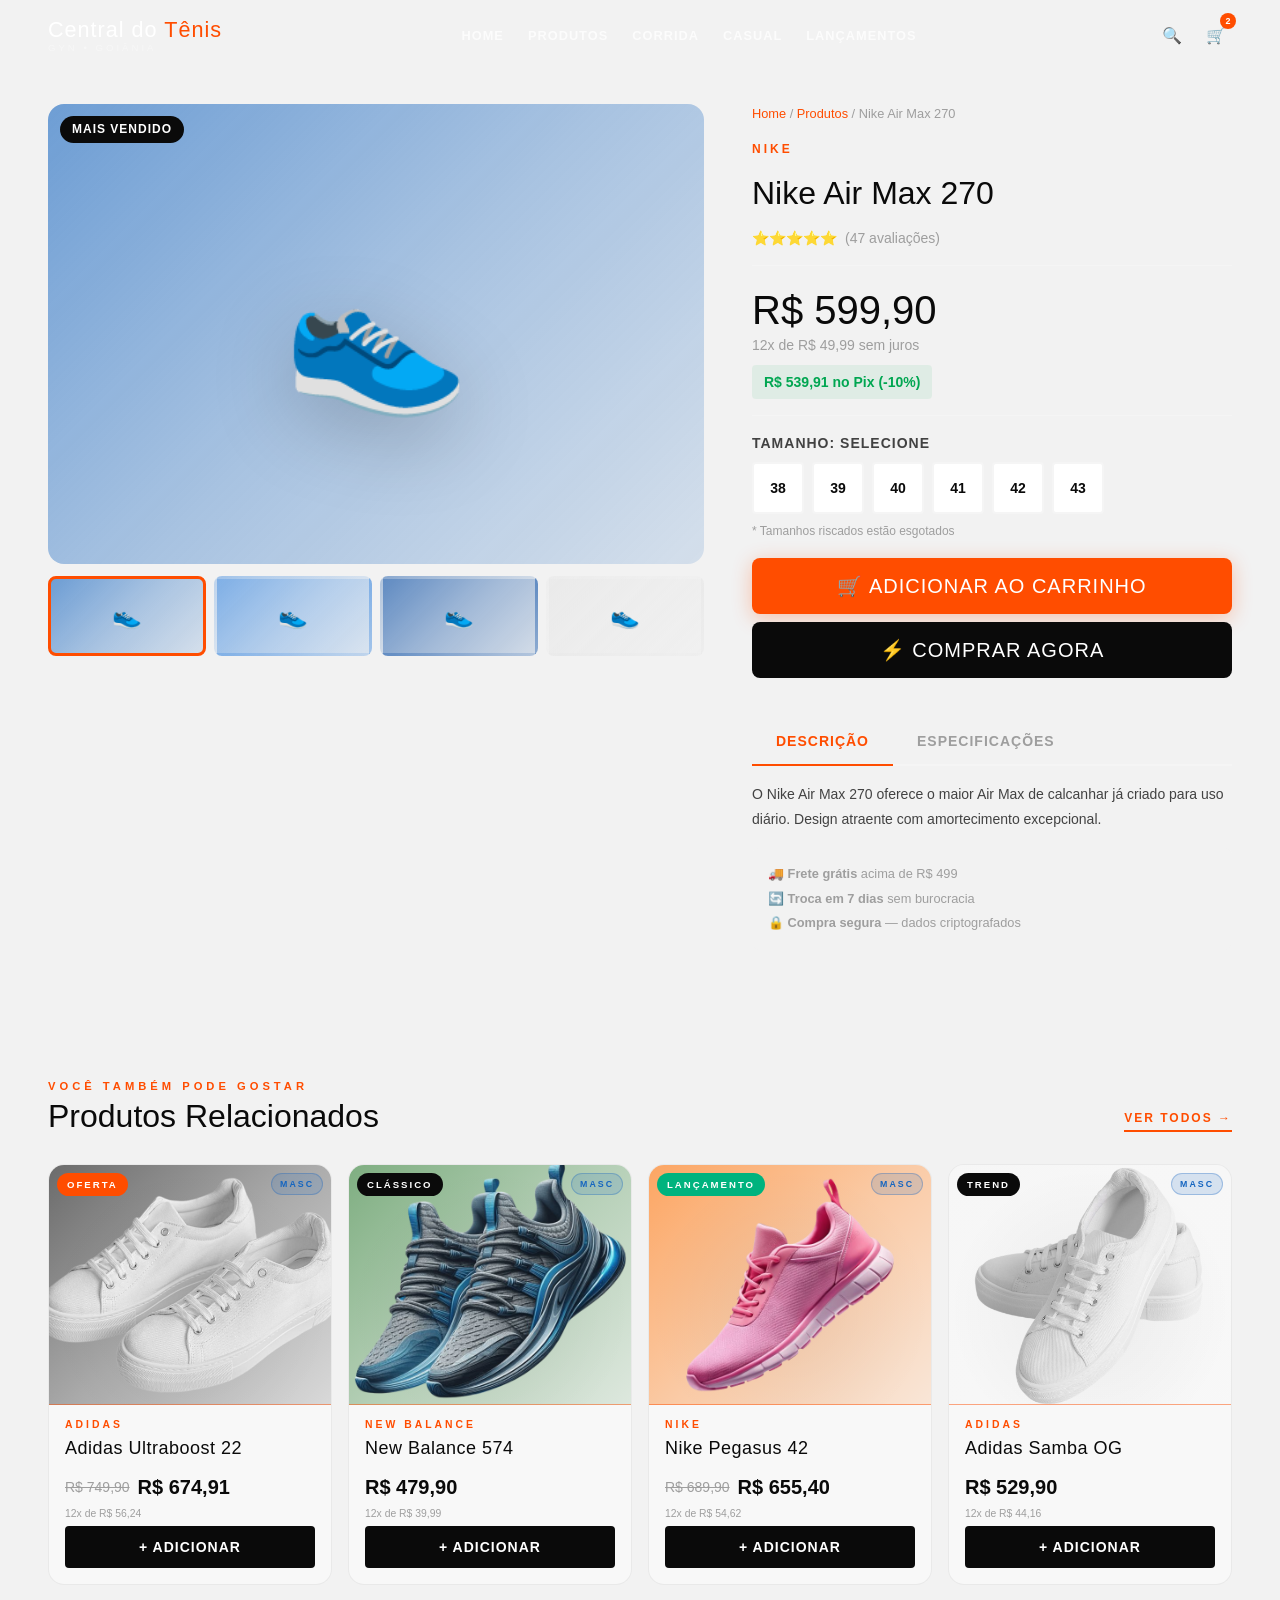
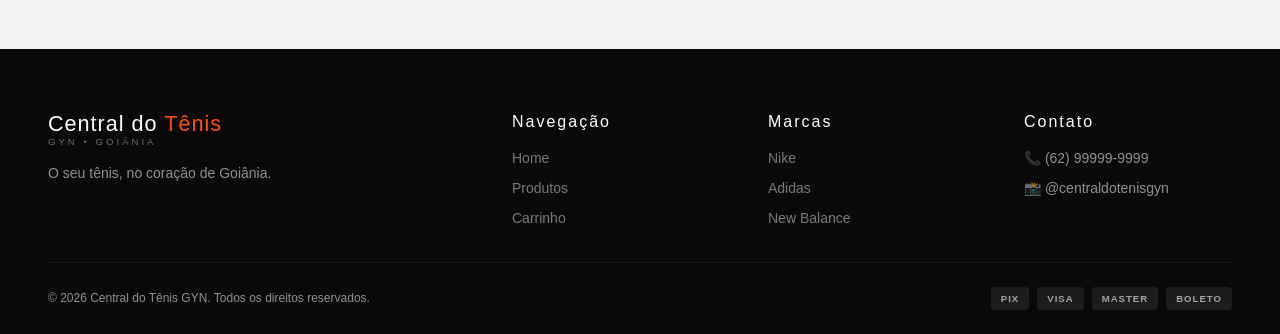
<file: produto.html>
<!DOCTYPE html>
<html lang="pt-BR">
<head>
  <meta charset="UTF-8">
  <meta name="viewport" content="width=device-width, initial-scale=1.0">
  <meta name="description" content="Detalhes do produto — Central do Tênis GYN.">
  <title>Produto — Central do Tênis GYN</title>
  <link rel="stylesheet" href="css/reset.css">
  <link rel="stylesheet" href="css/variables.css">
  <link rel="stylesheet" href="css/style.css">
</head>
<body data-page="produto">

  <!-- ====== HEADER ====== -->
  <header class="header scrolled" role="banner">
    <div class="container header-inner">
      <a href="index.html" class="logo" aria-label="Central do Tênis GYN">
        <span class="logo-nome">Central do <span>Tênis</span></span>
        <span class="logo-tag">GYN • Goiânia</span>
      </a>

      <nav class="nav-links" aria-label="Menu principal">
        <a href="index.html">Home</a>
        <a href="produtos.html">Produtos</a>
        <a href="produtos.html?categoria=corrida">Corrida</a>
        <a href="produtos.html?categoria=casual">Casual</a>
        <a href="produtos.html?categoria=lançamentos">Lançamentos</a>
      </nav>

      <div class="header-actions">
        <form class="search-form" role="search">
          <input type="search" placeholder="Buscar tênis, marcas..." aria-label="Buscar">
          <button type="submit">Buscar</button>
        </form>
        <button class="btn-busca" aria-label="Abrir busca">🔍</button>
        <a href="carrinho.html" class="btn-cart-header" aria-label="Ver carrinho">
          🛒
          <span class="cart-badge" aria-live="polite">0</span>
        </a>
        <button class="menu-toggle" aria-label="Menu" aria-expanded="false">
          <span></span><span></span><span></span>
        </button>
      </div>
    </div>
  </header>

  <!-- ====== PRODUTO DETALHE ====== -->
  <main class="container" role="main">
    <div class="produto-layout">

      <!-- Galeria -->
      <div class="galeria-principal" aria-label="Galeria de imagens">
        <div id="galeria-principal">
          <!-- Renderizado por JS -->
        </div>
        <div class="galeria-thumbs" id="galeria-thumbs" role="list" aria-label="Miniaturas">
          <!-- Renderizado por JS -->
        </div>
      </div>

      <!-- Info -->
      <div class="produto-info" role="main" aria-label="Informações do produto">
        <nav aria-label="Breadcrumb" style="font-size:0.8rem; color:var(--cinza-medio)">
          <a href="index.html" style="color:var(--laranja)">Home</a> /
          <a href="produtos.html" style="color:var(--laranja)">Produtos</a> /
          <span id="produto-nome-breadcrumb">Produto</span>
        </nav>

        <p class="produto-marca-badge" id="produto-marca">Marca</p>
        <h1 class="produto-nome-detalhe" id="produto-nome">Nome do Produto</h1>
        <div class="produto-avaliacao" id="produto-avaliacao" aria-label="Avaliações">
          ⭐⭐⭐⭐⭐ <span>(47 avaliações)</span>
        </div>

        <div class="produto-precos" aria-label="Preços">
          <p class="preco-original" id="produto-preco-original"></p>
          <p class="preco-detalhe" id="produto-preco" aria-label="Preço">R$ 0,00</p>
          <p class="preco-parcelas" id="produto-parcelas">12x de R$ 0,00 sem juros</p>
          <span class="preco-pix" id="produto-pix">R$ 0,00 no Pix (-10%)</span>
        </div>

        <div>
          <span class="seletor-label" id="label-tamanho">Tamanho: <strong>selecione</strong></span>
          <div class="grid-tamanhos" id="grid-tamanhos" role="group" aria-label="Selecionar tamanho">
            <!-- Renderizado por JS -->
          </div>
          <p style="font-size:0.75rem; color:var(--cinza-medio); margin-top:0.5rem">
            * Tamanhos riscados estão esgotados
          </p>
        </div>

        <div class="produto-btns">
          <button class="btn-add-cart-detalhe" id="btn-add-cart-detalhe" aria-label="Adicionar ao carrinho">
            🛒 ADICIONAR AO CARRINHO
          </button>
          <button class="btn-comprar-agora" id="btn-comprar-agora" aria-label="Comprar agora">
            ⚡ COMPRAR AGORA
          </button>
        </div>

        <div class="produto-abas" aria-label="Detalhes do produto">
          <div class="tabs-header" role="tablist">
            <button class="tab-btn ativo" data-tab="tab-descricao-content" role="tab" aria-selected="true">Descrição</button>
            <button class="tab-btn" data-tab="tab-specs-content" role="tab" aria-selected="false">Especificações</button>
          </div>
          <div id="tab-descricao-content" class="tab-content ativo" role="tabpanel">
            <!-- Renderizado por JS -->
          </div>
          <dl id="tab-specs-content" class="tab-content" role="tabpanel">
            <!-- Renderizado por JS -->
          </dl>
        </div>

        <div style="background:var(--fundo); border-radius:var(--radius-md); padding:1rem; font-size:0.8rem; color:var(--cinza-medio);">
          <p>🚚 <strong>Frete grátis</strong> acima de R$ 499</p>
          <p style="margin-top:0.25rem">🔄 <strong>Troca em 7 dias</strong> sem burocracia</p>
          <p style="margin-top:0.25rem">🔒 <strong>Compra segura</strong> — dados criptografados</p>
        </div>
      </div>
    </div>

    <!-- Você Também Pode Gostar -->
    <section style="padding: var(--gap-4xl) 0;" aria-label="Produtos relacionados">
      <div class="section-header animate">
        <div>
          <span class="section-label">Você também pode gostar</span>
          <h2 class="section-titulo">Produtos Relacionados</h2>
        </div>
        <a href="produtos.html" class="link-ver-todos">Ver todos →</a>
      </div>
      <div class="grid-4" id="grid-relacionados" role="list" aria-label="Produtos relacionados">
        <!-- Renderizado por JS -->
      </div>
    </section>
  </main>

  <!-- ====== FOOTER ====== -->
  <footer class="footer" role="contentinfo">
    <div class="container">
      <div class="footer-grid">
        <div class="footer-brand">
          <a href="index.html" class="logo" aria-label="Central do Tênis GYN">
            <span class="logo-nome">Central do <span>Tênis</span></span>
            <span class="logo-tag">GYN • Goiânia</span>
          </a>
          <p class="footer-desc" style="margin-top:1rem">O seu tênis, no coração de Goiânia.</p>
        </div>
        <div>
          <h3 class="footer-title">Navegação</h3>
          <nav class="footer-links">
            <a href="index.html">Home</a>
            <a href="produtos.html">Produtos</a>
            <a href="carrinho.html">Carrinho</a>
          </nav>
        </div>
        <div>
          <h3 class="footer-title">Marcas</h3>
          <nav class="footer-links">
            <a href="produtos.html?marca=Nike">Nike</a>
            <a href="produtos.html?marca=Adidas">Adidas</a>
            <a href="produtos.html?marca=New Balance">New Balance</a>
          </nav>
        </div>
        <div class="footer-contato">
          <h3 class="footer-title">Contato</h3>
          <p>📞 (62) 99999-9999</p>
          <p>📸 @centraldotenisgyn</p>
        </div>
      </div>
      <div class="footer-bottom">
        <p class="footer-copy">© 2026 Central do Tênis GYN. Todos os direitos reservados.</p>
        <div class="footer-pagamentos">
          <span class="pagamento-badge">PIX</span>
          <span class="pagamento-badge">VISA</span>
          <span class="pagamento-badge">MASTER</span>
          <span class="pagamento-badge">BOLETO</span>
        </div>
      </div>
    </div>
  </footer>

  <script src="js/dados.js"></script>
  <script src="js/carrinho.js"></script>
  <script src="js/main.js"></script>
</body>
</html>
</file>
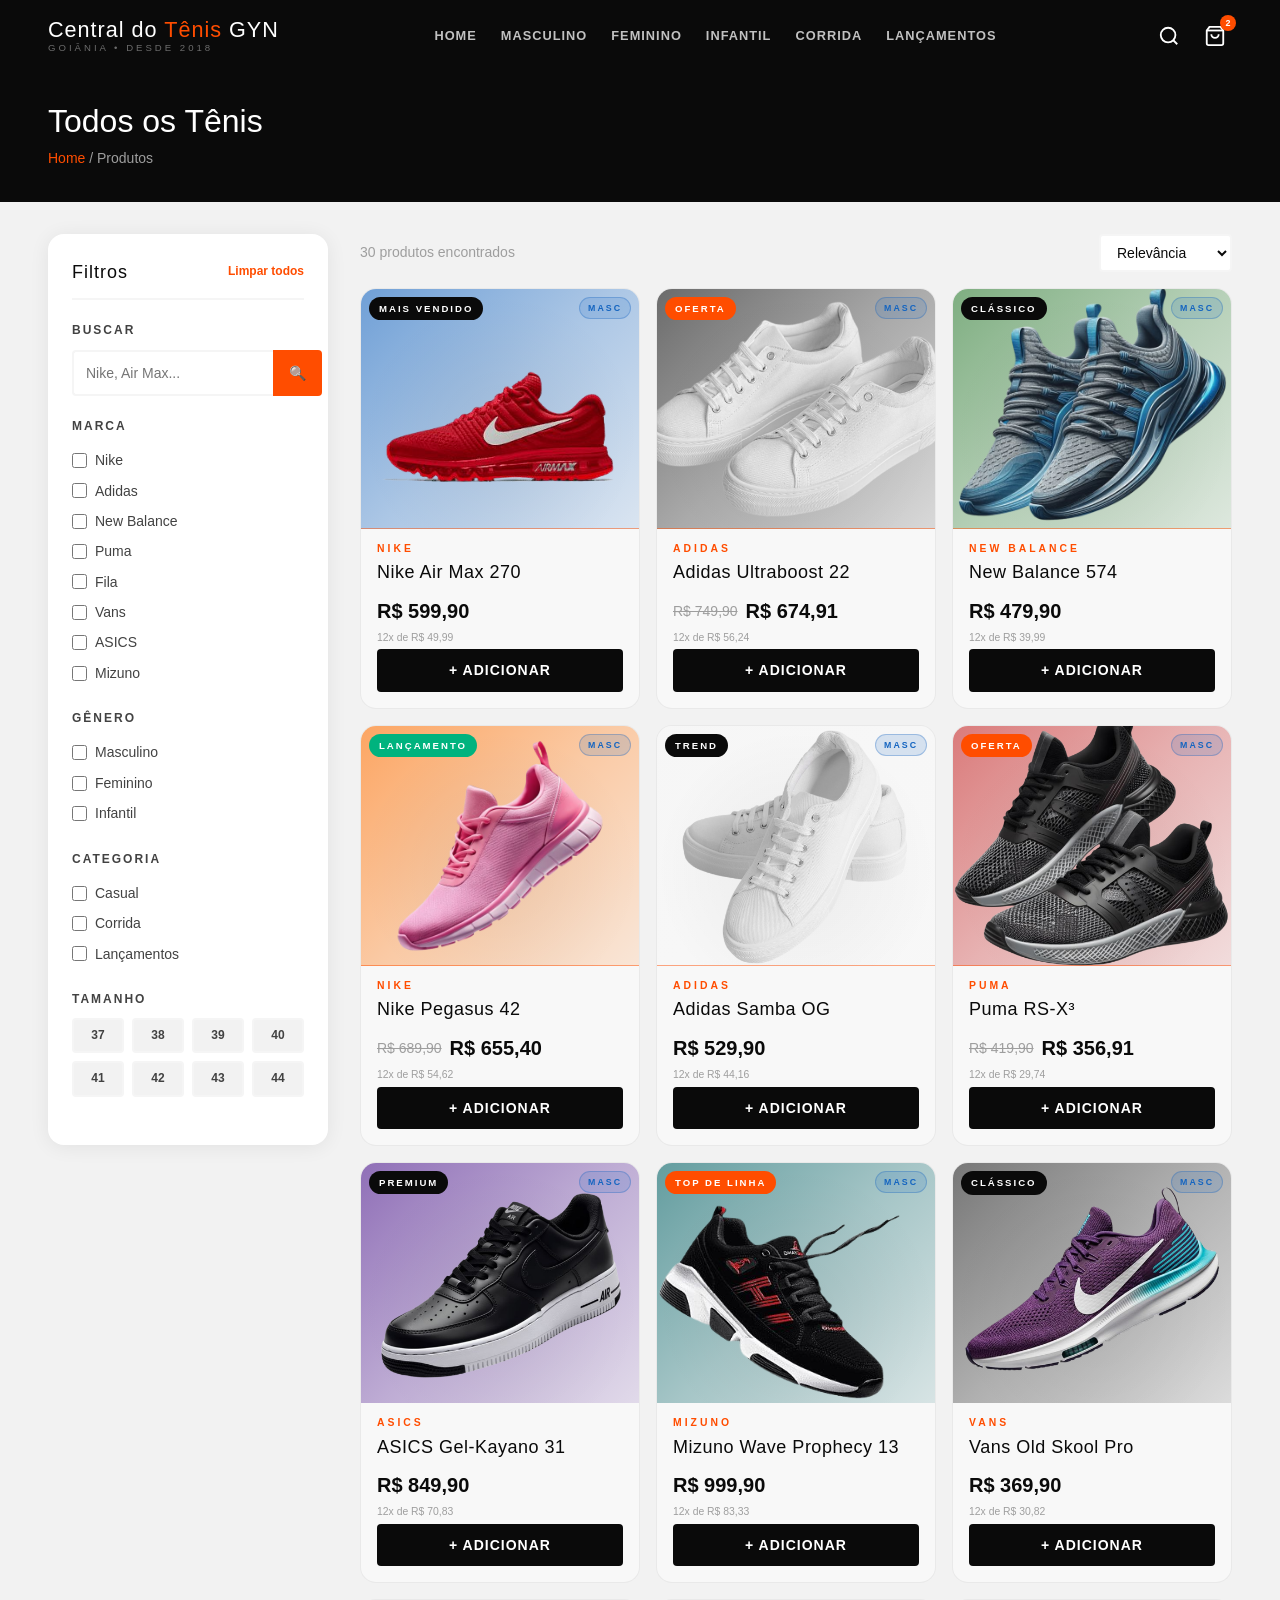
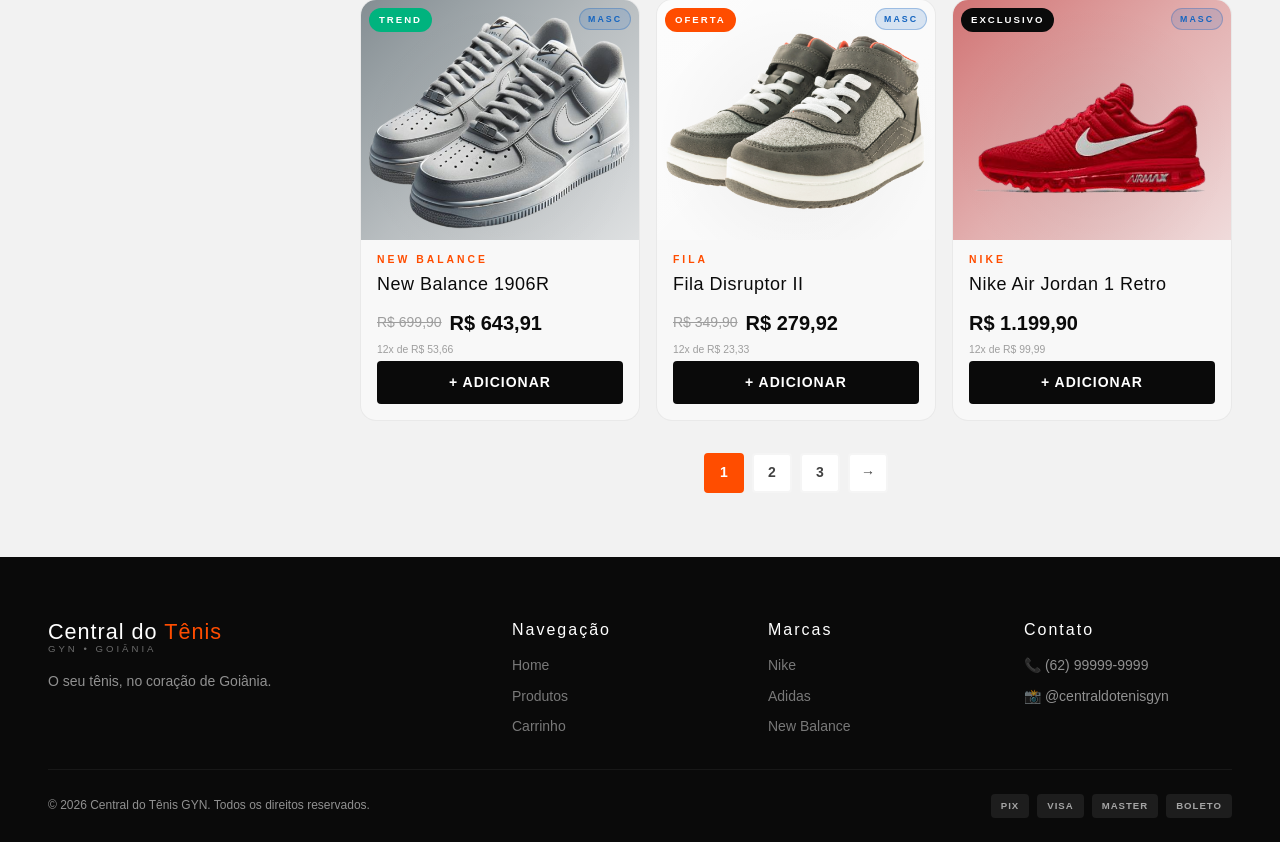
<file: produtos.html>
<!DOCTYPE html>
<html lang="pt-BR">
<head>
  <meta charset="UTF-8">
  <meta name="viewport" content="width=device-width, initial-scale=1.0">
  <meta name="description" content="Todos os tênis — Central do Tênis GYN. Filtros por marca, tamanho, categoria e preço.">
  <title>Produtos — Central do Tênis GYN</title>
  <link rel="stylesheet" href="css/reset.css">
  <link rel="stylesheet" href="css/variables.css">
  <link rel="stylesheet" href="css/style.css">
</head>
<body data-page="produtos">

  <!-- ====== HEADER ====== -->
  <header class="header scrolled" role="banner">
    <div class="container header-inner">
      <a href="index.html" class="logo" aria-label="Central do Tênis GYN">
        <span class="logo-nome">Central do <span>Tênis</span> GYN</span>
        <span class="logo-tag">Goiânia • Desde 2018</span>
      </a>
      <nav class="nav-links" aria-label="Menu principal">
        <a href="index.html">Home</a>
        <a href="produtos.html?genero=masculino">Masculino</a>
        <a href="produtos.html?genero=feminino">Feminino</a>
        <a href="produtos.html?genero=infantil">Infantil</a>
        <a href="produtos.html?categoria=corrida">Corrida</a>
        <a href="produtos.html?categoria=lancamentos">Lançamentos</a>
      </nav>
      <div class="header-actions">
        <form class="search-form" role="search">
          <input type="search" placeholder="Buscar tênis, marcas..." aria-label="Buscar">
          <button type="submit">→</button>
        </form>
        <button class="btn-busca" aria-label="Abrir busca">
          <svg viewBox="0 0 24 24" fill="none" stroke="currentColor" stroke-width="2"><circle cx="11" cy="11" r="8"/><path d="m21 21-4.35-4.35"/></svg>
        </button>
        <a href="carrinho.html" class="btn-cart-header" aria-label="Ver carrinho">
          <svg viewBox="0 0 24 24" fill="none" stroke="currentColor" stroke-width="2"><path d="M6 2 3 6v14a2 2 0 0 0 2 2h14a2 2 0 0 0 2-2V6l-3-4z"/><line x1="3" y1="6" x2="21" y2="6"/><path d="M16 10a4 4 0 0 1-8 0"/></svg>
          <span class="cart-badge" aria-live="polite">0</span>
        </a>
        <button class="menu-toggle" aria-label="Menu" aria-expanded="false">
          <span></span><span></span><span></span>
        </button>
      </div>
    </div>
  </header>

  <!-- ====== PAGE HEADER ====== -->
  <div class="page-header" role="complementary">
    <div class="container">
      <h1 class="page-header-titulo">Todos os Tênis</h1>
      <p class="page-header-breadcrumb">
        <a href="index.html">Home</a> / Produtos
      </p>
    </div>
  </div>

  <!-- ====== CONTEÚDO ====== -->
  <main class="container" role="main">
    <div class="produtos-layout">

      <!-- Sidebar Filtros -->
      <aside class="sidebar-filtros" aria-label="Filtros">
        <div class="filtro-titulo">
          Filtros
          <button class="btn-limpar-sm" id="btn-limpar-filtros">Limpar todos</button>
        </div>

        <div class="filtro-grupo">
          <h3 class="filtro-grupo-titulo">Buscar</h3>
          <div class="busca-produtos">
            <input type="search" id="input-busca-produtos" placeholder="Nike, Air Max..." aria-label="Buscar produto">
            <button type="button" aria-label="Buscar">🔍</button>
          </div>
        </div>

        <div class="filtro-grupo">
          <h3 class="filtro-grupo-titulo">Marca</h3>
          <div id="filtro-marcas" role="group" aria-label="Filtrar por marca">
            <!-- Renderizado por JS -->
          </div>
        </div>

        <div class="filtro-grupo">
          <h3 class="filtro-grupo-titulo">Gênero</h3>
          <div id="filtro-generos" role="group" aria-label="Filtrar por gênero">
            <!-- Renderizado por JS -->
          </div>
        </div>

        <div class="filtro-grupo">
          <h3 class="filtro-grupo-titulo">Categoria</h3>
          <div id="filtro-categorias" role="group" aria-label="Filtrar por categoria">
            <!-- Renderizado por JS -->
          </div>
        </div>

        <div class="filtro-grupo">
          <h3 class="filtro-grupo-titulo">Tamanho</h3>
          <div class="filtro-tamanhos-grid" id="filtro-tamanhos" role="group" aria-label="Filtrar por tamanho">
            <!-- Renderizado por JS -->
          </div>
        </div>
      </aside>

      <!-- Área de Produtos -->
      <div>
        <div class="produtos-area-header">
          <p class="produtos-info" id="total-produtos" aria-live="polite">20 produtos encontrados</p>
          <select class="select-ordem" id="select-ordem" aria-label="Ordenar por">
            <option value="relevancia">Relevância</option>
            <option value="menor">Menor preço</option>
            <option value="maior">Maior preço</option>
            <option value="novidades">Lançamentos</option>
          </select>
        </div>

        <div class="grid-3" id="grid-produtos" role="list" aria-label="Lista de produtos">
          <!-- Renderizado por JS -->
        </div>

        <nav class="paginacao" id="paginacao" aria-label="Paginação"></nav>
      </div>
    </div>
  </main>

  <!-- ====== FOOTER ====== -->
  <footer class="footer" role="contentinfo">
    <div class="container">
      <div class="footer-grid">
        <div class="footer-brand">
          <a href="index.html" class="logo" aria-label="Central do Tênis GYN">
            <span class="logo-nome">Central do <span>Tênis</span></span>
            <span class="logo-tag">GYN • Goiânia</span>
          </a>
          <p class="footer-desc" style="margin-top:1rem">O seu tênis, no coração de Goiânia.</p>
        </div>
        <div>
          <h3 class="footer-title">Navegação</h3>
          <nav class="footer-links">
            <a href="index.html">Home</a>
            <a href="produtos.html">Produtos</a>
            <a href="carrinho.html">Carrinho</a>
          </nav>
        </div>
        <div>
          <h3 class="footer-title">Marcas</h3>
          <nav class="footer-links">
            <a href="produtos.html?marca=Nike">Nike</a>
            <a href="produtos.html?marca=Adidas">Adidas</a>
            <a href="produtos.html?marca=New Balance">New Balance</a>
          </nav>
        </div>
        <div class="footer-contato">
          <h3 class="footer-title">Contato</h3>
          <p>📞 (62) 99999-9999</p>
          <p>📸 @centraldotenisgyn</p>
        </div>
      </div>
      <div class="footer-bottom">
        <p class="footer-copy">© 2026 Central do Tênis GYN. Todos os direitos reservados.</p>
        <div class="footer-pagamentos">
          <span class="pagamento-badge">PIX</span>
          <span class="pagamento-badge">VISA</span>
          <span class="pagamento-badge">MASTER</span>
          <span class="pagamento-badge">BOLETO</span>
        </div>
      </div>
    </div>
  </footer>

  <script src="js/dados.js"></script>
  <script src="js/carrinho.js"></script>
  <script src="js/main.js"></script>
</body>
</html>
</file>
<file: css/variables.css>
/* ===========================
   VARIÁVEIS CSS — Central do Tênis GYN
   =========================== */

:root {
  /* ── Cores ── */
  --preto:          #0A0A0A;
  --laranja:        #FF4D00;
  --laranja-escuro: #CC3D00;
  --fundo:          #F2F2F2;
  --branco:         #FFFFFF;
  --cinza-claro:    #F5F5F5;
  --cinza-medio:    #9E9E9E;
  --cinza-escuro:   #424242;
  --sucesso:        #00B37E;
  --erro:           #EF4444;

  /* aliases internos (usados no style.css) */
  --color-orange:     var(--laranja);
  --color-orange-dim: rgba(255, 77, 0, 0.15);
  --color-orange-glow:rgba(255, 77, 0, 0.4);
  --color-black:      var(--preto);
  --color-bg:         var(--fundo);
  --color-white:      var(--branco);
  --color-gray-200:   #E0E0E0;
  --color-gray-400:   var(--cinza-medio);
  --color-gray-600:   #616161;
  --color-gray-800:   #212121;

  /* ── Tipografia ── */
  --font-titulo: 'Bebas Neue', 'Impact', sans-serif;
  --font-corpo:  'DM Sans', 'Segoe UI', sans-serif;
  --font-title:  var(--font-titulo);
  --font-body:   var(--font-corpo);

  --fs-xs:   0.75rem;
  --fs-sm:   0.875rem;
  --fs-md:   1rem;
  --fs-base: 1rem;
  --fs-lg:   1.125rem;
  --fs-xl:   1.25rem;
  --fs-2xl:  1.5rem;
  --fs-3xl:  2rem;
  --fs-4xl:  2.5rem;
  --fs-5xl:  3.5rem;
  --fs-6xl:  5rem;

  /* ── Espaçamentos / Gaps ── */
  --gap-xs:  0.25rem;
  --gap-sm:  0.5rem;
  --gap-md:  0.75rem;
  --gap-lg:  1rem;
  --gap-xl:  1.5rem;
  --gap-2xl: 2rem;
  --gap-3xl: 3rem;
  --gap-4xl: 4rem;

  /* aliases space para compatibilidade */
  --space-1:  0.25rem;
  --space-2:  0.5rem;
  --space-3:  0.75rem;
  --space-4:  1rem;
  --space-5:  1.25rem;
  --space-6:  1.5rem;
  --space-8:  2rem;
  --space-10: 2.5rem;
  --space-12: 3rem;
  --space-16: 4rem;
  --space-20: 5rem;
  --space-24: 6rem;

  /* ── Bordas ── */
  --radius-sm:   4px;
  --radius-md:   8px;
  --radius-lg:   12px;
  --radius-xl:   16px;
  --radius-full: 9999px;

  /* ── Sombras ── */
  --shadow-sm:         0 1px 3px rgba(0,0,0,0.1);
  --shadow-lg:         0 8px 24px rgba(0,0,0,0.2);
  --shadow-laranja:    0 8px 32px rgba(255, 77, 0, 0.4);
  --shadow-laranja-sm: 0 4px 16px rgba(255, 77, 0, 0.3);
  --shadow-orange:     0 8px 32px rgba(255, 77, 0, 0.4);

  /* ── Transições ── */
  --transition-fast: 0.15s ease;
  --transition-base: 0.25s ease;
  --transition-slow: 0.4s ease;

  /* ── Layout ── */
  --header-h:      72px;
  --header-height: 72px;
  --container-max: 1280px;
  --container-px:  1.5rem;
  --container-pad: 1.5rem;
}

@media (min-width: 768px) {
  :root {
    --container-px:  2rem;
    --container-pad: 2rem;
  }
}

@media (min-width: 1024px) {
  :root {
    --container-px:  3rem;
    --container-pad: 3rem;
  }
}
</file>
<file: css/style.css>
/* =============================================
   STYLE.CSS v2 — Central do Tênis GYN
   ============================================= */

body {
  font-family: var(--font-corpo);
  background: var(--fundo);
  color: var(--preto);
  line-height: 1.6;
  overflow-x: hidden;
}

.container {
  max-width: var(--container-max);
  margin: 0 auto;
  padding: 0 var(--container-px);
}

/* ── HEADER ── */
.header {
  position: fixed; top:0; left:0; right:0;
  height: var(--header-h);
  background: transparent;
  z-index: 1000;
  transition: background var(--transition-base), backdrop-filter var(--transition-base), box-shadow var(--transition-base);
}
.header.scrolled {
  background: rgba(10,10,10,0.95);
  backdrop-filter: blur(20px);
  -webkit-backdrop-filter: blur(20px);
  box-shadow: 0 1px 0 rgba(255,77,0,0.3), 0 4px 32px rgba(0,0,0,0.5);
}
.header-inner {
  display: flex; align-items: center; justify-content: space-between; height: 100%;
}
.logo { display:flex; flex-direction:column; line-height:1; color:var(--branco); }
.logo-nome { font-family:var(--font-titulo); font-size:1.35rem; letter-spacing:1px; }
.logo-nome span { color: var(--laranja); }
.logo-tag { font-size:0.6rem; color:rgba(255,255,255,0.4); letter-spacing:3px; text-transform:uppercase; margin-top:2px; }

.nav-links { display:flex; gap:var(--gap-xl); align-items:center; }
.nav-links a {
  color: rgba(255,255,255,0.75); font-size:0.8rem; font-weight:600;
  letter-spacing:1px; text-transform:uppercase;
  transition: color var(--transition-fast); position:relative; white-space:nowrap;
}
.nav-links a::after {
  content:''; position:absolute; bottom:-4px; left:0; right:0; height:2px;
  background:var(--laranja); transform:scaleX(0); transition:transform var(--transition-fast);
}
.nav-links a:hover, .nav-link-active { color:var(--branco) !important; }
.nav-links a:hover::after, .nav-link-active::after { transform:scaleX(1) !important; }

.header-actions { display:flex; align-items:center; gap:var(--gap-md); }
.btn-busca, .btn-cart-header {
  color:var(--branco); padding:6px; position:relative;
  transition: color var(--transition-fast); background:none; border:none; cursor:pointer;
}
.btn-busca svg, .btn-cart-header svg { width:22px; height:22px; display:block; }
.btn-busca:hover, .btn-cart-header:hover { color:var(--laranja); }

.cart-badge {
  position:absolute; top:-4px; right:-4px;
  background:var(--laranja); color:var(--branco);
  font-size:9px; font-weight:700; width:16px; height:16px;
  border-radius:50%; display:none; align-items:center; justify-content:center;
}
.cart-badge.bounce { animation: badge-bounce 0.4s cubic-bezier(0.36,0.07,0.19,0.97); }
@keyframes badge-bounce { 0%,100%{transform:scale(1)} 30%{transform:scale(1.5)} 60%{transform:scale(0.85)} }

.search-form {
  position:absolute; top:var(--header-h); left:0; right:0;
  background:rgba(8,8,8,0.97); padding:var(--gap-md) var(--container-px);
  display:none; gap:var(--gap-sm); backdrop-filter:blur(20px);
  border-bottom: 1px solid rgba(255,77,0,0.2);
}
.search-form.open { display:flex; }
.search-form input {
  flex:1; background:rgba(255,255,255,0.08); border:1px solid rgba(255,255,255,0.12);
  color:var(--branco); padding:var(--gap-sm) var(--gap-md); border-radius:var(--radius-sm);
  font-size:var(--fs-base); font-family:var(--font-corpo);
}
.search-form input:focus { border-color:var(--laranja); outline:none; }
.search-form input::placeholder { color:rgba(255,255,255,0.3); }
.search-form button {
  background:var(--laranja); color:var(--branco);
  padding:var(--gap-sm) var(--gap-xl); border-radius:var(--radius-sm);
  font-weight:700; font-size:var(--fs-lg); border:none; cursor:pointer;
}

.menu-toggle {
  display:none; color:var(--branco); flex-direction:column;
  gap:5px; padding:4px; background:none; border:none; cursor:pointer;
}
.menu-toggle span { display:block; width:22px; height:2px; background:currentColor; }

/* ── TICKER ── */
.ticker {
  background: #0a0a0a; overflow:hidden; padding: 10px 0;
  border-top: 1px solid rgba(255,77,0,0.2);
  border-bottom: 1px solid rgba(255,77,0,0.2);
}
.ticker-track {
  display:flex; gap:var(--gap-2xl); width:max-content;
  animation: ticker-scroll 30s linear infinite;
  align-items:center;
}
.ticker-track:hover { animation-play-state: paused; }
.ticker-track span {
  font-family:var(--font-titulo); font-size:0.85rem; letter-spacing:2px;
  color:rgba(255,255,255,0.85); white-space:nowrap;
}
.ticker-sep { color:var(--laranja) !important; font-size:0.6rem !important; }
@keyframes ticker-scroll { from{transform:translateX(0)} to{transform:translateX(-50%)} }

/* ── HERO ── */
.hero {
  min-height: 100vh; background:var(--preto);
  display:flex; align-items:center;
  position:relative; overflow:hidden;
  padding-top: var(--header-h);
}
.hero-bg-grid {
  position:absolute; inset:0; pointer-events:none;
  background-image: linear-gradient(rgba(255,77,0,0.04) 1px, transparent 1px),
                    linear-gradient(90deg, rgba(255,77,0,0.04) 1px, transparent 1px);
  background-size: 60px 60px;
}
.hero-glow {
  position:absolute; top:-20%; right:-10%; width:700px; height:700px; pointer-events:none;
  background: radial-gradient(circle, rgba(255,77,0,0.15) 0%, rgba(255,77,0,0.05) 40%, transparent 70%);
}
.hero-inner {
  display:grid; grid-template-columns:1fr 1fr;
  align-items:center; gap:var(--gap-3xl); padding:var(--gap-4xl) 0;
  position:relative; z-index:1;
}
.hero-content { color:var(--branco); }
.hero-eyebrow {
  display:inline-flex; align-items:center; gap:var(--gap-sm);
  font-size:0.75rem; font-weight:700; letter-spacing:4px;
  text-transform:uppercase; color:var(--laranja); margin-bottom:var(--gap-lg);
}
.eyebrow-dot {
  width:8px; height:8px; background:var(--laranja); border-radius:50%;
  box-shadow: 0 0 12px var(--laranja); animation: pulse-dot 2s ease-in-out infinite;
}
@keyframes pulse-dot { 0%,100%{box-shadow:0 0 8px var(--laranja)} 50%{box-shadow:0 0 20px var(--laranja),0 0 40px rgba(255,77,0,0.4)} }

.hero-titulo { font-family:var(--font-titulo); line-height:0.9; margin-bottom:var(--gap-xl); }
.hero-title-outline {
  display:block; font-size:clamp(3.5rem,7vw,6.5rem); letter-spacing:4px;
  -webkit-text-stroke: 2px rgba(255,255,255,0.8); color:transparent;
}
.hero-title-solid {
  display:block; font-size:clamp(4rem,8vw,7.5rem); letter-spacing:3px; color:var(--branco);
}
.hero-title-orange {
  display:block; font-size:clamp(4rem,8vw,7.5rem); letter-spacing:3px; color:var(--laranja);
  text-shadow: 0 0 60px rgba(255,77,0,0.5);
}

.hero-subtitulo {
  font-size:var(--fs-md); color:rgba(255,255,255,0.6);
  margin-bottom:var(--gap-2xl); max-width:420px; line-height:1.7;
}
.hero-ctas { display:flex; gap:var(--gap-md); flex-wrap:wrap; margin-bottom:var(--gap-3xl); }

.btn-hero-primary {
  display:inline-flex; align-items:center; gap:var(--gap-sm);
  background:var(--laranja); color:var(--branco);
  padding:var(--gap-md) var(--gap-2xl);
  font-family:var(--font-titulo); font-size:var(--fs-lg); letter-spacing:2px;
  border-radius:var(--radius-sm);
  transition: all var(--transition-fast);
  box-shadow: 0 4px 24px rgba(255,77,0,0.4);
  border:none; cursor:pointer;
}
.btn-hero-primary svg { width:18px; height:18px; transition:transform var(--transition-fast); }
.btn-hero-primary:hover {
  background:var(--laranja-escuro); transform:translateY(-2px);
  box-shadow: 0 8px 40px rgba(255,77,0,0.6);
}
.btn-hero-primary:hover svg { transform:translateX(4px); }

.btn-hero-ghost {
  display:inline-flex; align-items:center;
  border:1px solid rgba(255,255,255,0.2); color:rgba(255,255,255,0.8);
  padding:var(--gap-md) var(--gap-2xl);
  font-family:var(--font-titulo); font-size:var(--fs-lg); letter-spacing:2px;
  border-radius:var(--radius-sm); transition: all var(--transition-fast);
}
.btn-hero-ghost:hover { border-color:var(--laranja); color:var(--laranja); background:rgba(255,77,0,0.08); }

.hero-stats { display:flex; align-items:center; gap:var(--gap-xl); }
.stat-div { width:1px; height:32px; background:rgba(255,255,255,0.1); }
.stat { text-align:center; }
.stat-num { font-family:var(--font-titulo); font-size:1.8rem; color:var(--laranja); display:block; line-height:1; }
.stat-label { font-size:0.65rem; color:rgba(255,255,255,0.4); letter-spacing:2px; text-transform:uppercase; }

/* Hero visual */
.hero-visual { display:flex; align-items:center; justify-content:center; }
.hero-shoe-stage { position:relative; width:420px; height:420px; }
.hero-shoe-glow {
  position:absolute; inset:0; border-radius:50%;
  background: radial-gradient(circle, rgba(255,77,0,0.25) 0%, transparent 70%);
  animation: glow-pulse 3s ease-in-out infinite;
}
@keyframes glow-pulse { 0%,100%{transform:scale(0.9);opacity:0.7} 50%{transform:scale(1.1);opacity:1} }
.hero-shoe-circle {
  position:absolute; inset:20px;
  background: linear-gradient(135deg, #1a1a1a 0%, #111 100%);
  border-radius:50%;
  border:1px solid rgba(255,77,0,0.2);
  display:flex; align-items:center; justify-content:center;
  box-shadow: inset 0 0 60px rgba(0,0,0,0.5), 0 0 80px rgba(255,77,0,0.15);
}
.hero-shoe-img {
  width:88%; height:88%;
  object-fit:contain;
  filter: drop-shadow(0 20px 50px rgba(255,77,0,0.55));
  animation: shoe-float 3s ease-in-out infinite;
  transform-origin: center;
}
@keyframes shoe-float { 0%,100%{transform:translateY(0) rotate(-15deg)} 50%{transform:translateY(-20px) rotate(-8deg)} }

.hero-floating-tags { position:absolute; inset:0; pointer-events:none; }
.float-tag {
  position:absolute; background:rgba(255,255,255,0.08);
  backdrop-filter:blur(12px); border:1px solid rgba(255,255,255,0.12);
  color:var(--branco); font-size:0.7rem; font-weight:600;
  padding:6px 12px; border-radius:var(--radius-full); white-space:nowrap;
}
.float-tag-1 { top:12%; right:-10%; animation:float-tag1 4s ease-in-out infinite; }
.float-tag-2 { bottom:25%; right:-5%; color:var(--laranja); animation:float-tag1 4s ease-in-out infinite 1s; }
.float-tag-3 { bottom:10%; left:5%; animation:float-tag1 4s ease-in-out infinite 0.5s; }
@keyframes float-tag1 { 0%,100%{transform:translateY(0)} 50%{transform:translateY(-8px)} }

.hero-scroll-hint {
  position:absolute; bottom:var(--gap-xl); left:50%; transform:translateX(-50%);
  display:flex; flex-direction:column; align-items:center; gap:var(--gap-sm);
  color:rgba(255,255,255,0.3); font-size:0.6rem; letter-spacing:3px;
}
.hero-scroll-line {
  width:1px; height:40px; background:linear-gradient(to bottom, rgba(255,77,0,0.6), transparent);
  animation: scroll-line 2s ease-in-out infinite;
}
@keyframes scroll-line { 0%{height:0;opacity:1} 100%{height:40px;opacity:0} }

/* ── SECTION BASE ── */
.section { padding: var(--gap-4xl) 0; }
.section-header {
  display:flex; align-items:flex-end; justify-content:space-between;
  margin-bottom:var(--gap-2xl); flex-wrap:wrap; gap:var(--gap-md);
}
.section-label {
  font-size:0.7rem; letter-spacing:4px; text-transform:uppercase;
  color:var(--laranja); font-weight:700; display:block; margin-bottom:4px;
}
.section-titulo {
  font-family:var(--font-titulo); font-size:var(--fs-3xl); line-height:1; color:var(--preto);
}
.section-titulo.claro { color:var(--branco); }
.link-ver-todos {
  font-size:var(--fs-xs); font-weight:700; color:var(--laranja);
  letter-spacing:2px; text-transform:uppercase;
  border-bottom:2px solid var(--laranja); padding-bottom:2px;
  transition: opacity var(--transition-fast); white-space:nowrap;
}
.link-ver-todos:hover { opacity:0.7; }

/* ── MARCAS ── */
.marcas-section {
  background:var(--preto); padding:var(--gap-lg) 0; overflow:hidden;
  border-top:1px solid rgba(255,255,255,0.04);
  border-bottom:1px solid rgba(255,255,255,0.04);
}
.marcas-track {
  display:flex; gap:var(--gap-2xl); animation:scroll-marcas 28s linear infinite;
  width:max-content; align-items:center;
}
.marcas-track:hover { animation-play-state:paused; }
@keyframes scroll-marcas { from{transform:translateX(0)} to{transform:translateX(-50%)} }
.marca-item {
  font-family:var(--font-titulo); font-size:var(--fs-xl); letter-spacing:4px;
  color:rgba(255,255,255,0.18); transition:color var(--transition-fast); white-space:nowrap;
}
.marca-item:hover { color:var(--laranja); }
.marca-sep { color:var(--laranja) !important; font-size:0.5rem !important; opacity:0.5; }

/* ── GÊNEROS ── */
.generos-section { background: var(--preto); padding: var(--gap-4xl) 0; }
.generos-section .section-titulo { color:var(--branco); }
.generos-section .section-label { color:rgba(255,77,0,0.8); }
.generos-grid {
  display:grid; grid-template-columns:repeat(3,1fr); gap:var(--gap-md);
}
.genero-card {
  position:relative; border-radius:var(--radius-xl); overflow:hidden;
  aspect-ratio:3/4; display:flex; align-items:flex-end;
  transition: transform var(--transition-base), box-shadow var(--transition-base);
  text-decoration:none;
}
.genero-card:hover { transform:translateY(-6px); box-shadow: var(--shadow-laranja); }
.genero-bg {
  position:absolute; inset:0; transition:transform var(--transition-slow);
}
.genero-card:hover .genero-bg { transform:scale(1.05); }

.genero-masc .genero-bg { background: linear-gradient(160deg, #0a1628 0%, #1565C0 50%, #0a0a0a 100%); }
.genero-fem .genero-bg { background: linear-gradient(160deg, #1a0a1a 0%, #880E4F 50%, #0a0a0a 100%); }
.genero-kids .genero-bg { background: linear-gradient(160deg, #0a1a0a 0%, #2E7D32 50%, #0a0a0a 100%); }

.genero-shoe-img {
  position:absolute; top:8%; left:50%; transform:translateX(-50%);
  width:82%; height:58%; object-fit:contain;
  filter: drop-shadow(0 16px 36px rgba(0,0,0,0.65));
  transition: transform var(--transition-slow); pointer-events:none;
  animation:shoe-float 4s ease-in-out infinite;
}
.genero-card:nth-child(2) .genero-shoe-img { animation-delay:0.5s; }
.genero-card:nth-child(3) .genero-shoe-img { animation-delay:1s; }
.genero-card:hover .genero-shoe-img { transform:translateX(-50%) scale(1.07); }

.genero-content {
  position:relative; z-index:1; padding:var(--gap-xl);
  background: linear-gradient(to top, rgba(0,0,0,0.9) 0%, transparent 100%);
  width:100%;
}
.genero-label { font-size:0.7rem; letter-spacing:3px; text-transform:uppercase; color:var(--laranja); font-weight:700; }
.genero-titulo { font-family:var(--font-titulo); font-size:var(--fs-3xl); color:var(--branco); letter-spacing:2px; line-height:1; margin:4px 0 8px; }
.genero-cta { font-size:0.75rem; font-weight:700; color:rgba(255,255,255,0.6); letter-spacing:2px; text-transform:uppercase; transition:color var(--transition-fast); }
.genero-card:hover .genero-cta { color:var(--laranja); }

/* ── PRODUCT CARD ── */
.product-card {
  background: #f8f8f8; border-radius:var(--radius-xl);
  overflow:hidden; position:relative;
  transition: transform var(--transition-base), box-shadow var(--transition-base);
  display:flex; flex-direction:column;
  border:1px solid rgba(0,0,0,0.06);
}
.product-card:hover {
  transform: translateY(-6px);
  box-shadow: 0 20px 60px rgba(255,77,0,0.25), 0 4px 20px rgba(0,0,0,0.1);
  border-color: rgba(255,77,0,0.15);
}

.card-img-link { display:block; position:relative; }
.card-img {
  height:240px; position:relative; overflow:hidden;
  display:flex; align-items:center; justify-content:center;
  background: #111;
}
.card-img::before {
  content:''; position:absolute; inset:0;
  background: radial-gradient(circle at 50% 60%, rgba(0,0,0,0.05) 0%, transparent 70%);
}
.card-foto {
  position:absolute; inset:0; width:100%; height:100%;
  object-fit:cover; border-radius:inherit; z-index:0;
  transition: transform var(--transition-slow);
}
.product-card:hover .card-foto { transform: scale(1.07); }
@keyframes fadeInCard {
  from { opacity:0; transform:translateY(18px); }
  to   { opacity:1; transform:translateY(0); }
}
.product-card { animation: fadeInCard 0.38s ease-out both; }
.product-card:nth-child(2) { animation-delay:0.05s; }
.product-card:nth-child(3) { animation-delay:0.1s; }
.product-card:nth-child(4) { animation-delay:0.15s; }
.product-card:nth-child(5) { animation-delay:0.2s; }
.product-card:nth-child(6) { animation-delay:0.25s; }
.product-card:nth-child(7) { animation-delay:0.3s; }
.product-card:nth-child(8) { animation-delay:0.35s; }

.card-tag {
  position:absolute; top:var(--gap-sm); left:var(--gap-sm); z-index:3;
  background:var(--preto); color:var(--branco);
  font-size:0.6rem; font-weight:800; padding:4px 10px;
  border-radius:var(--radius-full); letter-spacing:2px; text-transform:uppercase;
  z-index:2;
}
.card-tag-orange { background:var(--laranja); }
.card-tag-green { background:#00B37E; }

.card-genero-badge {
  position:absolute; top:var(--gap-sm); right:var(--gap-sm); z-index:3;
  font-size:0.55rem; font-weight:700; padding:3px 8px;
  border-radius:var(--radius-full); letter-spacing:2px; text-transform:uppercase;
  z-index:2;
}
.badge-masc { background:rgba(21,101,192,0.15); color:#1565C0; border:1px solid rgba(21,101,192,0.3); }
.badge-fem { background:rgba(136,14,79,0.12); color:#880E4F; border:1px solid rgba(136,14,79,0.25); }
.badge-kids { background:rgba(46,125,50,0.12); color:#2E7D32; border:1px solid rgba(46,125,50,0.25); }

.card-quick-add {
  position:absolute; bottom:0; left:0; right:0; z-index:3;
  background: linear-gradient(to top, rgba(255,77,0,0.95), rgba(255,77,0,0.8));
  color:var(--branco); text-align:center;
  font-family:var(--font-titulo); font-size:var(--fs-sm); letter-spacing:2px;
  padding:var(--gap-md); transform:translateY(100%);
  transition: transform var(--transition-base);
  display:flex; align-items:center; justify-content:center; gap:var(--gap-sm);
}
.product-card:hover .card-quick-add { transform:translateY(0); }

.card-body {
  padding:var(--gap-md) var(--gap-lg) var(--gap-lg);
  display:flex; flex-direction:column; gap:3px; flex:1;
}
.card-marca { font-size:0.65rem; text-transform:uppercase; letter-spacing:3px; color:var(--laranja); font-weight:700; }
.card-nome {
  font-family:var(--font-titulo); font-size:var(--fs-lg); letter-spacing:0.5px;
  color:var(--preto); margin-top:2px; line-height:1.2;
  transition:color var(--transition-fast);
}
.card-nome:hover { color:var(--laranja); }
.card-preco { display:flex; align-items:center; gap:var(--gap-sm); margin-top:var(--gap-sm); flex-wrap:wrap; }
.preco-riscado { font-size:var(--fs-sm); color:var(--cinza-medio); text-decoration:line-through; }
.preco-atual { font-size:var(--fs-xl); font-weight:800; color:var(--preto); }
.card-parcelas { font-size:0.65rem; color:var(--cinza-medio); }
.btn-add-cart {
  margin-top:auto; padding-top:var(--gap-md);
  background:var(--preto); color:var(--branco); border-radius:var(--radius-sm);
  padding:10px; font-weight:700; font-size:var(--fs-sm); letter-spacing:1px;
  transition: background var(--transition-fast), transform var(--transition-fast);
  border:none; cursor:pointer; text-transform:uppercase;
}
.btn-add-cart:hover { background:var(--laranja); transform:scale(1.02); }

/* ── GRIDS ── */
.grid-4 { display:grid; grid-template-columns:repeat(4,1fr); gap:var(--gap-lg); }
.grid-3 { display:grid; grid-template-columns:repeat(3,1fr); gap:var(--gap-lg); }

/* ── DESTAQUE ── */
.destaque-section { background:var(--preto); padding:var(--gap-4xl) 0; }
.destaque-inner {
  display:grid; grid-template-columns:1fr 1fr; align-items:center;
  gap:var(--gap-3xl); background:rgba(255,255,255,0.03);
  border:1px solid rgba(255,77,0,0.15); border-radius:var(--radius-xl);
  padding:var(--gap-3xl); position:relative; overflow:hidden;
}
.destaque-inner::before {
  content:''; position:absolute; top:-100px; right:-100px;
  width:400px; height:400px; border-radius:50%;
  background:radial-gradient(circle, rgba(255,77,0,0.12) 0%, transparent 70%);
  pointer-events:none;
}
.destaque-eyebrow { font-size:0.7rem; letter-spacing:4px; text-transform:uppercase; color:var(--laranja); font-weight:700; margin-bottom:var(--gap-md); }
.destaque-titulo { font-family:var(--font-titulo); font-size:var(--fs-5xl); color:var(--branco); line-height:1; margin-bottom:var(--gap-lg); }
.destaque-desc { font-size:var(--fs-sm); color:rgba(255,255,255,0.6); line-height:1.7; margin-bottom:var(--gap-xl); max-width:400px; }
.destaque-preco { display:flex; align-items:center; gap:var(--gap-md); margin-bottom:var(--gap-xl); }
.destaque-preco-old { font-size:var(--fs-base); color:rgba(255,255,255,0.35); text-decoration:line-through; }
.destaque-preco-atual { font-family:var(--font-titulo); font-size:var(--fs-3xl); color:var(--laranja); }

.destaque-img { display:flex; align-items:center; justify-content:center; position:relative; }
.destaque-shoe-glow {
  position:absolute; inset:0; border-radius:50%;
  background:radial-gradient(circle, rgba(255,77,0,0.2) 0%, transparent 70%);
}
.destaque-shoe-img {
  width:100%; max-width:360px; height:auto; object-fit:contain;
  filter: drop-shadow(0 30px 60px rgba(255,77,0,0.4));
  animation:shoe-float 3s ease-in-out infinite;
}
.destaque-badge {
  position:absolute; top:10%; right:0;
  background:var(--laranja); color:var(--branco);
  font-family:var(--font-titulo); font-size:var(--fs-xl); letter-spacing:2px;
  padding:var(--gap-sm) var(--gap-lg); border-radius:var(--radius-full);
  box-shadow: 0 4px 20px rgba(255,77,0,0.5);
  animation: float-tag1 3s ease-in-out infinite;
}

/* ── BANNER OFERTA ── */
.banner-oferta {
  background:linear-gradient(135deg, var(--laranja) 0%, #cc3d00 100%);
  padding:var(--gap-3xl) 0; position:relative; overflow:hidden;
}
.banner-oferta::before {
  content:''; position:absolute; top:-50%; right:-10%;
  width:500px; height:500px; border-radius:50%;
  background:rgba(255,255,255,0.05); pointer-events:none;
}
.banner-oferta-inner { display:flex; align-items:center; justify-content:space-between; gap:var(--gap-2xl); position:relative; z-index:1; }
.banner-eyebrow { font-size:0.7rem; letter-spacing:4px; color:rgba(255,255,255,0.7); text-transform:uppercase; font-weight:700; margin-bottom:var(--gap-sm); }
.banner-titulo { font-family:var(--font-titulo); font-size:var(--fs-4xl); color:var(--branco); line-height:1; }
.banner-sub { color:rgba(255,255,255,0.8); font-size:var(--fs-md); margin-top:var(--gap-sm); }
.btn-banner {
  display:inline-flex; align-items:center; gap:var(--gap-sm);
  background:var(--preto); color:var(--branco);
  padding:var(--gap-md) var(--gap-2xl);
  font-family:var(--font-titulo); font-size:var(--fs-lg); letter-spacing:2px;
  border-radius:var(--radius-sm); white-space:nowrap; flex-shrink:0;
  transition: background var(--transition-fast), transform var(--transition-fast);
}
.btn-banner svg { width:18px; height:18px; }
.btn-banner:hover { background:#1a1a1a; transform:scale(1.04); }

/* ── CATEGORIAS ── */
.categorias-grid { display:grid; grid-template-columns:repeat(5,1fr); gap:var(--gap-md); }
.categoria-card {
  background:var(--branco); border-radius:var(--radius-xl); padding:var(--gap-xl) var(--gap-md);
  text-align:center; cursor:pointer;
  transition: transform var(--transition-base), box-shadow var(--transition-base);
  border:2px solid transparent; box-shadow: 0 2px 12px rgba(0,0,0,0.06);
}
.categoria-card:hover { transform:translateY(-4px); box-shadow:var(--shadow-laranja-sm); border-color:var(--laranja); }
.categoria-icone { font-size:2.2rem; margin-bottom:var(--gap-sm); display:block; }
.categoria-nome { font-family:var(--font-titulo); font-size:var(--fs-lg); letter-spacing:1px; color:var(--preto); }
.categoria-qtd { font-size:0.65rem; color:var(--cinza-medio); margin-top:2px; }

/* ── NOVIDADES ── */
.novidades-section { background:var(--cinza-claro); }

/* ── DEPOIMENTOS ── */
.depoimentos-section { background:var(--preto); padding:var(--gap-4xl) 0; }
.depoimentos-grid { display:grid; grid-template-columns:repeat(3,1fr); gap:var(--gap-lg); margin-top:var(--gap-2xl); }
.depoimento-card {
  background:rgba(255,255,255,0.04); border:1px solid rgba(255,255,255,0.07);
  border-radius:var(--radius-xl); padding:var(--gap-xl);
  transition: border-color var(--transition-base), transform var(--transition-base);
  position:relative; overflow:hidden;
}
.depoimento-card:hover { border-color:rgba(255,77,0,0.4); transform:translateY(-4px); }
.depoimento-quote {
  font-family:var(--font-titulo); font-size:5rem; color:rgba(255,77,0,0.15);
  position:absolute; top:-10px; right:var(--gap-lg); line-height:1;
}
.depoimento-estrelas { color:#FFD700; font-size:var(--fs-sm); letter-spacing:2px; margin-bottom:var(--gap-md); }
.depoimento-texto { color:rgba(255,255,255,0.7); font-size:var(--fs-sm); line-height:1.8; margin-bottom:var(--gap-lg); font-style:italic; }
.depoimento-autor-row { display:flex; align-items:center; gap:var(--gap-md); }
.depoimento-avatar {
  width:40px; height:40px; border-radius:50%;
  background: linear-gradient(135deg, var(--laranja), var(--laranja-escuro));
  display:flex; align-items:center; justify-content:center;
  font-family:var(--font-titulo); font-size:var(--fs-lg); color:var(--branco);
  flex-shrink:0;
}
.depoimento-autor { font-weight:700; color:var(--branco); font-size:var(--fs-sm); }
.depoimento-cidade { font-size:0.65rem; color:var(--cinza-medio); margin-top:1px; }

/* ── DIFERENCIAIS ── */
.diferenciais-section { background:var(--branco); }
.diferenciais-grid { display:grid; grid-template-columns:repeat(4,1fr); gap:var(--gap-lg); }
.diferencial-item {
  text-align:center; padding:var(--gap-2xl) var(--gap-lg);
  border-radius:var(--radius-xl); transition: transform var(--transition-base);
  position:relative;
}
.diferencial-item::before {
  content:''; position:absolute; inset:0; border-radius:var(--radius-xl);
  background:linear-gradient(135deg, rgba(255,77,0,0.05), transparent);
  opacity:0; transition:opacity var(--transition-base);
}
.diferencial-item:hover { transform:translateY(-4px); }
.diferencial-item:hover::before { opacity:1; }
.diferencial-icon-wrap {
  width:64px; height:64px; border-radius:var(--radius-lg);
  background:rgba(255,77,0,0.08); border:1px solid rgba(255,77,0,0.15);
  display:flex; align-items:center; justify-content:center;
  margin:0 auto var(--gap-lg); transition: background var(--transition-fast);
}
.diferencial-item:hover .diferencial-icon-wrap { background:rgba(255,77,0,0.15); }
.diferencial-icone { font-size:1.8rem; }
.diferencial-titulo { font-family:var(--font-titulo); font-size:var(--fs-lg); letter-spacing:1px; margin-bottom:var(--gap-sm); }
.diferencial-desc { font-size:var(--fs-sm); color:var(--cinza-medio); line-height:1.6; }

/* ── NÚMEROS ── */
.numeros-section {
  background: var(--preto);
  padding: var(--gap-4xl) 0;
  border-top: 1px solid rgba(255,77,0,0.15);
  border-bottom: 1px solid rgba(255,77,0,0.15);
}
.numeros-grid {
  display: grid; grid-template-columns: repeat(4,1fr); gap: var(--gap-2xl);
  text-align: center;
}
.numero-item { display:flex; flex-direction:column; gap:var(--gap-xs); }
.numero-valor {
  font-family: var(--font-titulo); font-size: 3rem; line-height:1;
  color: var(--laranja); letter-spacing: 1px;
}
.numero-label {
  font-size: var(--fs-sm); color: rgba(255,255,255,0.5);
  letter-spacing: 0.5px; text-transform: uppercase;
}

/* ── CTA WHATSAPP ── */
.cta-wpp-section {
  background: linear-gradient(135deg, #0a0a0a 0%, #111 50%, rgba(255,77,0,0.08) 100%);
  padding: var(--gap-4xl) 0;
  position: relative; overflow: hidden;
}
.cta-wpp-section::before {
  content:''; position:absolute; top:-120px; right:-120px;
  width:400px; height:400px; border-radius:50%;
  background: radial-gradient(circle, rgba(255,77,0,0.15) 0%, transparent 70%);
  pointer-events:none;
}
.cta-wpp-inner {
  display: flex; align-items: center; justify-content: space-between;
  gap: var(--gap-3xl); flex-wrap: wrap;
}
.cta-wpp-texto { flex:1; min-width:280px; }
.cta-wpp-titulo {
  font-family: var(--font-titulo); font-size: clamp(2rem, 4vw, 3.2rem);
  color: var(--branco); line-height:1.1; margin: var(--gap-sm) 0 var(--gap-md);
}
.cta-wpp-titulo span { color: #25D366; }
.cta-wpp-sub { color: rgba(255,255,255,0.5); max-width:480px; }
.cta-wpp-actions { display:flex; flex-direction:column; align-items:flex-start; gap:var(--gap-md); }
.btn-wpp-grande {
  display: inline-flex; align-items: center; gap: var(--gap-md);
  background: #25D366; color: var(--branco);
  font-family: var(--font-titulo); font-size: 1.1rem; letter-spacing: 1px;
  padding: var(--gap-md) var(--gap-2xl); border-radius: 50px;
  transition: transform var(--transition-fast), box-shadow var(--transition-fast);
  box-shadow: 0 8px 32px rgba(37,211,102,0.35);
}
.btn-wpp-grande:hover {
  transform: translateY(-2px);
  box-shadow: 0 12px 40px rgba(37,211,102,0.5);
}
.cta-wpp-horario { font-size: var(--fs-sm); color: rgba(255,255,255,0.35); }

/* ── FOOTER ── */
.footer { background:var(--preto); color:rgba(255,255,255,0.55); padding:var(--gap-4xl) 0 var(--gap-xl); }
.footer-grid { display:grid; grid-template-columns:2fr 1fr 1fr 1fr; gap:var(--gap-3xl); padding-bottom:var(--gap-2xl); border-bottom:1px solid rgba(255,255,255,0.06); }
.footer-brand .logo { margin-bottom:var(--gap-lg); }
.footer-desc { font-size:var(--fs-sm); line-height:1.7; max-width:260px; }
.footer-social { display:flex; gap:var(--gap-sm); margin-top:var(--gap-lg); }
.btn-social {
  width:38px; height:38px; background:rgba(255,255,255,0.06); border-radius:var(--radius-sm);
  display:flex; align-items:center; justify-content:center; font-size:var(--fs-lg);
  transition: background var(--transition-fast);
}
.btn-social:hover { background:var(--laranja); }
.footer-title { font-family:var(--font-titulo); font-size:var(--fs-base); color:var(--branco); letter-spacing:2px; margin-bottom:var(--gap-lg); }
.footer-links { display:flex; flex-direction:column; gap:var(--gap-sm); }
.footer-links a { font-size:var(--fs-sm); color:rgba(255,255,255,0.45); transition:color var(--transition-fast); }
.footer-links a:hover { color:var(--laranja); }
.footer-contato p { font-size:var(--fs-sm); margin-bottom:var(--gap-sm); display:flex; align-items:center; gap:var(--gap-sm); }
.footer-bottom { display:flex; align-items:center; justify-content:space-between; padding-top:var(--gap-xl); flex-wrap:wrap; gap:var(--gap-md); }
.footer-copy { font-size:var(--fs-xs); }
.footer-pagamentos { display:flex; gap:var(--gap-sm); flex-wrap:wrap; }
.pagamento-badge { background:rgba(255,255,255,0.08); color:rgba(255,255,255,0.6); padding:4px 10px; border-radius:var(--radius-sm); font-size:0.6rem; font-weight:700; letter-spacing:1px; }

/* ── WHATSAPP FLOAT ── */
.whatsapp-float {
  position:fixed; bottom:var(--gap-xl); right:var(--gap-xl); z-index:9000;
  width:52px; height:52px; background:#25D366; border-radius:50%;
  display:flex; align-items:center; justify-content:center; font-size:1.6rem;
  box-shadow: 0 4px 20px rgba(37,211,102,0.5);
  transition: transform var(--transition-fast), box-shadow var(--transition-fast);
  animation: float-whats 3s ease-in-out infinite;
}
.whatsapp-float:hover { transform:scale(1.15); box-shadow:0 8px 32px rgba(37,211,102,0.7); }
@keyframes float-whats { 0%,100%{transform:translateY(0)} 50%{transform:translateY(-6px)} }

/* ── PÁGINA PRODUTOS ── */
.page-header { background:var(--preto); padding:calc(var(--header-h) + var(--gap-2xl)) 0 var(--gap-2xl); }
.page-header-titulo { font-family:var(--font-titulo); font-size:var(--fs-3xl); color:var(--branco); }
.page-header-breadcrumb { font-size:var(--fs-sm); color:var(--cinza-medio); margin-top:var(--gap-sm); }
.page-header-breadcrumb a { color:var(--laranja); }

.produtos-layout { display:grid; grid-template-columns:280px 1fr; gap:var(--gap-2xl); padding:var(--gap-2xl) 0 var(--gap-4xl); }
.sidebar-filtros {
  background:var(--branco); border-radius:var(--radius-xl); padding:var(--gap-xl);
  height:fit-content; position:sticky; top:calc(var(--header-h) + 20px);
  box-shadow: 0 2px 20px rgba(0,0,0,0.07);
}
.filtro-titulo {
  font-family:var(--font-titulo); font-size:var(--fs-lg); letter-spacing:1px;
  margin-bottom:var(--gap-xl); padding-bottom:var(--gap-md);
  border-bottom:2px solid var(--cinza-claro);
  display:flex; justify-content:space-between; align-items:center;
}
.btn-limpar-sm { font-size:var(--fs-xs); color:var(--laranja); font-weight:700; background:none; border:none; cursor:pointer; }
.filtro-grupo { margin-bottom:var(--gap-xl); }
.filtro-grupo-titulo { font-size:var(--fs-xs); font-weight:700; text-transform:uppercase; letter-spacing:2px; color:var(--cinza-escuro); margin-bottom:var(--gap-md); }
.filtro-check { display:flex; align-items:center; gap:var(--gap-sm); cursor:pointer; padding:4px 0; font-size:var(--fs-sm); color:var(--cinza-escuro); transition:color var(--transition-fast); }
.filtro-check:hover { color:var(--laranja); }
.filtro-check input[type="checkbox"] { accent-color:var(--laranja); width:15px; height:15px; cursor:pointer; }
.filtro-tamanhos-grid { display:grid; grid-template-columns:repeat(4,1fr); gap:var(--gap-sm); }
.btn-tamanho-filtro {
  background:var(--fundo); border:2px solid var(--cinza-claro); border-radius:var(--radius-sm);
  padding:6px 4px; font-size:var(--fs-xs); font-weight:700; color:var(--cinza-escuro);
  transition:all var(--transition-fast); cursor:pointer;
}
.btn-tamanho-filtro:hover,.btn-tamanho-filtro.ativo { background:var(--laranja); border-color:var(--laranja); color:var(--branco); }
.produtos-area-header { display:flex; align-items:center; justify-content:space-between; margin-bottom:var(--gap-lg); flex-wrap:wrap; gap:var(--gap-sm); }
.produtos-info { font-size:var(--fs-sm); color:var(--cinza-medio); }
.select-ordem { background:var(--branco); border:2px solid var(--cinza-claro); border-radius:var(--radius-sm); padding:8px var(--gap-md); font-size:var(--fs-sm); font-weight:500; color:var(--preto); cursor:pointer; font-family:var(--font-corpo); }
.select-ordem:focus { border-color:var(--laranja); outline:none; }
.busca-produtos { display:flex; margin-bottom:var(--gap-lg); }
.busca-produtos input { flex:1; border:2px solid var(--cinza-claro); border-right:none; border-radius:var(--radius-sm) 0 0 var(--radius-sm); padding:10px var(--gap-md); font-size:var(--fs-sm); font-family:var(--font-corpo); }
.busca-produtos input:focus { border-color:var(--laranja); outline:none; }
.busca-produtos button { background:var(--laranja); color:var(--branco); padding:10px var(--gap-lg); border-radius:0 var(--radius-sm) var(--radius-sm) 0; font-size:var(--fs-sm); border:none; cursor:pointer; }
.paginacao { display:flex; gap:var(--gap-sm); justify-content:center; margin-top:var(--gap-2xl); flex-wrap:wrap; }
.btn-pag { width:40px; height:40px; border:2px solid var(--cinza-claro); border-radius:var(--radius-sm); font-size:var(--fs-sm); font-weight:700; color:var(--cinza-escuro); background:var(--branco); transition:all var(--transition-fast); cursor:pointer; }
.btn-pag:hover,.btn-pag.ativo { background:var(--laranja); border-color:var(--laranja); color:var(--branco); }
.empty-state { grid-column:1/-1; text-align:center; padding:var(--gap-4xl); color:var(--cinza-medio); }
.empty-state button { margin-top:var(--gap-md); background:var(--laranja); color:var(--branco); padding:var(--gap-sm) var(--gap-xl); border-radius:var(--radius-sm); border:none; cursor:pointer; font-family:var(--font-corpo); }

/* ── PÁGINA PRODUTO ── */
.produto-layout { display:grid; grid-template-columns:1fr 480px; gap:var(--gap-3xl); padding:calc(var(--header-h) + var(--gap-2xl)) 0 var(--gap-4xl); }
.galeria-principal { position:sticky; top:calc(var(--header-h) + 20px); height:fit-content; }
.img-placeholder { border-radius:var(--radius-xl); display:flex; align-items:center; justify-content:center; position:relative; overflow:hidden; transition:background var(--transition-base); }
.img-placeholder.grande { height:460px; font-size:150px; }
.img-placeholder.grande::after { content:'👟'; filter:drop-shadow(0 20px 40px rgba(0,0,0,0.2)); animation:shoe-float 3s ease-in-out infinite; }
.placeholder-tag { position:absolute; top:var(--gap-md); left:var(--gap-md); background:var(--preto); color:var(--branco); font-size:var(--fs-xs); font-weight:700; padding:4px 12px; border-radius:var(--radius-full); letter-spacing:1px; text-transform:uppercase; }
.galeria-thumbs { display:grid; grid-template-columns:repeat(4,1fr); gap:var(--gap-sm); margin-top:var(--gap-md); }
.thumb { height:80px; border-radius:var(--radius-md); cursor:pointer; border:3px solid transparent; transition:border-color var(--transition-fast),transform var(--transition-fast); display:flex; align-items:center; justify-content:center; font-size:1.5rem; overflow:hidden; }
.thumb::after { content:'👟'; }
.thumb.ativo { border-color:var(--laranja); }
.thumb:hover { transform:scale(1.05); }
.produto-info { display:flex; flex-direction:column; gap:var(--gap-lg); }
.produto-marca-badge { font-size:var(--fs-xs); text-transform:uppercase; letter-spacing:3px; color:var(--laranja); font-weight:700; }
.produto-nome-detalhe { font-family:var(--font-titulo); font-size:var(--fs-3xl); line-height:1.1; color:var(--preto); }
.produto-avaliacao { display:flex; align-items:center; gap:var(--gap-sm); font-size:var(--fs-sm); color:var(--cinza-medio); }
.produto-precos { padding:var(--gap-lg) 0; border-top:1px solid var(--cinza-claro); border-bottom:1px solid var(--cinza-claro); }
.preco-original { font-size:var(--fs-sm); color:var(--cinza-medio); margin-bottom:var(--gap-sm); }
.badge-desconto { background:var(--laranja); color:var(--branco); font-size:var(--fs-xs); font-weight:700; padding:2px 8px; border-radius:var(--radius-full); margin-left:var(--gap-sm); }
.preco-detalhe { font-family:var(--font-titulo); font-size:var(--fs-4xl); color:var(--preto); line-height:1; }
.preco-parcelas { font-size:var(--fs-sm); color:var(--cinza-medio); margin-top:4px; }
.preco-pix { margin-top:var(--gap-sm); font-size:var(--fs-sm); color:#00A651; font-weight:700; background:rgba(0,166,81,0.08); padding:6px 12px; border-radius:var(--radius-sm); display:inline-block; }
.seletor-label { font-size:var(--fs-sm); font-weight:700; text-transform:uppercase; letter-spacing:1px; color:var(--cinza-escuro); margin-bottom:var(--gap-sm); display:block; }
.grid-tamanhos { display:flex; flex-wrap:wrap; gap:var(--gap-sm); }
.btn-tamanho { width:52px; height:52px; border:2px solid var(--cinza-claro); border-radius:var(--radius-sm); font-size:var(--fs-sm); font-weight:700; color:var(--preto); background:var(--branco); transition:all var(--transition-fast); cursor:pointer; }
.btn-tamanho:hover:not([disabled]) { border-color:var(--laranja); color:var(--laranja); }
.btn-tamanho.selecionado { background:var(--laranja); border-color:var(--laranja); color:var(--branco); }
.btn-tamanho.esgotado,.btn-tamanho.indisponivel { color:var(--cinza-claro); border-color:var(--cinza-claro); cursor:not-allowed; position:relative; }
.btn-tamanho.esgotado::after { content:''; position:absolute; top:50%; left:0; right:0; height:2px; background:var(--cinza-claro); transform:rotate(-45deg); }
.produto-btns { display:flex; flex-direction:column; gap:var(--gap-sm); }
.btn-add-cart-detalhe { background:var(--laranja); color:var(--branco); padding:var(--gap-md); font-family:var(--font-titulo); font-size:var(--fs-xl); letter-spacing:1px; border-radius:var(--radius-md); transition:all var(--transition-fast); text-align:center; border:none; cursor:pointer; box-shadow:0 4px 20px rgba(255,77,0,0.3); }
.btn-add-cart-detalhe:hover { background:var(--laranja-escuro); transform:translateY(-2px); box-shadow:0 8px 32px rgba(255,77,0,0.5); }
.btn-comprar-agora { background:var(--preto); color:var(--branco); padding:var(--gap-md); font-family:var(--font-titulo); font-size:var(--fs-xl); letter-spacing:1px; border-radius:var(--radius-md); text-align:center; transition:background var(--transition-fast); border:none; cursor:pointer; }
.btn-comprar-agora:hover { background:#1a1a1a; }
.produto-abas { margin-top:var(--gap-xl); }
.tabs-header { display:flex; border-bottom:2px solid var(--cinza-claro); margin-bottom:var(--gap-lg); }
.tab-btn { padding:var(--gap-md) var(--gap-xl); font-size:var(--fs-sm); font-weight:700; text-transform:uppercase; letter-spacing:1px; color:var(--cinza-medio); border-bottom:2px solid transparent; margin-bottom:-2px; transition:all var(--transition-fast); background:none; border-top:none; border-left:none; border-right:none; cursor:pointer; }
.tab-btn:hover { color:var(--preto); }
.tab-btn.ativo { color:var(--laranja); border-bottom-color:var(--laranja); }
.tab-content { display:none; font-size:var(--fs-sm); color:var(--cinza-escuro); line-height:1.8; }
.tab-content.ativo { display:block; }
.spec-row { display:flex; gap:var(--gap-md); padding:var(--gap-sm) 0; border-bottom:1px solid var(--cinza-claro); }
.spec-row dt { font-weight:700; min-width:120px; }
.spec-row dd { color:var(--cinza-medio); }

/* ── CARRINHO ── */
.carrinho-page { padding:calc(var(--header-h) + var(--gap-2xl)) 0 var(--gap-4xl); }
.carrinho-titulo { font-family:var(--font-titulo); font-size:var(--fs-3xl); color:var(--preto); margin-bottom:var(--gap-2xl); }
.carrinho-wrapper { display:grid; grid-template-columns:1fr 360px; gap:var(--gap-2xl); align-items:start; }
.carrinho-tabela-wrap { background:var(--branco); border-radius:var(--radius-xl); overflow:hidden; box-shadow:0 2px 20px rgba(0,0,0,0.07); }
.cart-table { width:100%; }
.cart-table th { background:var(--fundo); padding:var(--gap-md) var(--gap-lg); text-align:left; font-size:var(--fs-xs); text-transform:uppercase; letter-spacing:2px; color:var(--cinza-medio); font-weight:700; }
.cart-table td { padding:var(--gap-md) var(--gap-lg); border-bottom:1px solid var(--cinza-claro); vertical-align:middle; }
.cart-table tr:last-child td { border-bottom:none; }
.td-produto { display:flex; align-items:center; gap:var(--gap-md); min-width:250px; }
.cart-img { width:80px; height:80px; border-radius:var(--radius-md); flex-shrink:0; display:flex; align-items:center; justify-content:center; font-size:2rem; }
.cart-img::after { content:'👟'; }
.td-produto strong { display:block; font-size:var(--fs-sm); font-weight:700; }
.td-produto small { display:block; font-size:var(--fs-xs); color:var(--cinza-medio); }
.qtd-ctrl { display:flex; align-items:center; gap:var(--gap-sm); border:2px solid var(--cinza-claro); border-radius:var(--radius-sm); padding:4px; width:fit-content; }
.btn-qtd { width:28px; height:28px; background:var(--fundo); border-radius:var(--radius-sm); font-size:var(--fs-lg); font-weight:700; color:var(--preto); transition:background var(--transition-fast); display:flex; align-items:center; justify-content:center; border:none; cursor:pointer; }
.btn-qtd:hover { background:var(--laranja); color:var(--branco); }
.qtd-ctrl span { font-weight:700; font-size:var(--fs-base); min-width:24px; text-align:center; }
.td-preco { font-weight:700; font-size:var(--fs-base); }
.btn-remover { color:var(--cinza-medio); font-size:var(--fs-lg); transition:all var(--transition-fast); background:none; border:none; cursor:pointer; }
.btn-remover:hover { color:var(--erro); transform:scale(1.2); }
.resumo-card { background:var(--branco); border-radius:var(--radius-xl); padding:var(--gap-xl); box-shadow:0 2px 20px rgba(0,0,0,0.07); position:sticky; top:calc(var(--header-h) + 20px); }
.resumo-titulo { font-family:var(--font-titulo); font-size:var(--fs-xl); letter-spacing:1px; margin-bottom:var(--gap-lg); padding-bottom:var(--gap-md); border-bottom:2px solid var(--cinza-claro); }
.resumo-linha { display:flex; justify-content:space-between; padding:var(--gap-sm) 0; font-size:var(--fs-sm); color:var(--cinza-escuro); }
.resumo-linha.total { font-size:var(--fs-lg); font-weight:700; color:var(--preto); padding-top:var(--gap-md); border-top:2px solid var(--cinza-claro); margin-top:var(--gap-sm); }
.frete-form { margin:var(--gap-lg) 0; display:flex; gap:var(--gap-sm); }
.frete-form input { flex:1; border:2px solid var(--cinza-claro); border-radius:var(--radius-sm); padding:8px var(--gap-md); font-size:var(--fs-sm); font-family:var(--font-corpo); }
.frete-form input:focus { border-color:var(--laranja); outline:none; }
.frete-form button { background:var(--preto); color:var(--branco); padding:8px var(--gap-md); border-radius:var(--radius-sm); font-size:var(--fs-sm); font-weight:600; white-space:nowrap; border:none; cursor:pointer; font-family:var(--font-corpo); }
.frete-resultado { font-size:var(--fs-sm); color:var(--sucesso); font-weight:600; margin-bottom:var(--gap-md); }
.btn-finalizar { display:block; width:100%; background:var(--laranja); color:var(--branco); padding:var(--gap-md); font-family:var(--font-titulo); font-size:var(--fs-xl); letter-spacing:1px; border-radius:var(--radius-md); text-align:center; margin-top:var(--gap-md); transition:all var(--transition-fast); box-shadow:0 4px 20px rgba(255,77,0,0.3); }
.btn-finalizar:hover { background:var(--laranja-escuro); transform:translateY(-2px); box-shadow:0 8px 32px rgba(255,77,0,0.5); }
.btn-continuar { display:block; width:100%; border:2px solid var(--preto); color:var(--preto); padding:var(--gap-sm); font-family:var(--font-titulo); font-size:var(--fs-base); letter-spacing:1px; border-radius:var(--radius-md); text-align:center; margin-top:var(--gap-sm); transition:all var(--transition-fast); }
.btn-continuar:hover { background:var(--preto); color:var(--branco); }
.carrinho-empty { display:none; flex-direction:column; align-items:center; justify-content:center; gap:var(--gap-lg); padding:var(--gap-4xl); text-align:center; }
.carrinho-empty-icone { font-size:5rem; }
.carrinho-empty h2 { font-family:var(--font-titulo); font-size:var(--fs-2xl); }
.carrinho-empty p { color:var(--cinza-medio); }
.carrinho-empty a { background:var(--laranja); color:var(--branco); padding:var(--gap-md) var(--gap-2xl); border-radius:var(--radius-sm); font-weight:700; }

/* ── TOAST ── */
#toast { position:fixed; bottom:24px; left:50%; transform:translateX(-50%) translateY(100px); background:var(--preto); color:var(--branco); padding:var(--gap-md) var(--gap-2xl); border-radius:var(--radius-full); font-size:var(--fs-sm); font-weight:600; box-shadow:0 8px 32px rgba(0,0,0,0.3); z-index:9999; transition:transform var(--transition-base); pointer-events:none; white-space:nowrap; border-left:3px solid var(--laranja); }
#toast.show { transform:translateX(-50%) translateY(0); }

/* ── SCROLL ANIMATIONS ── */
.animate { opacity:0; transform:translateY(30px); transition:opacity var(--transition-slow),transform var(--transition-slow); }
.animate.visible { opacity:1; transform:translateY(0); }
.animate:nth-child(2){transition-delay:0.05s}
.animate:nth-child(3){transition-delay:0.1s}
.animate:nth-child(4){transition-delay:0.15s}
.animate:nth-child(5){transition-delay:0.2s}
.animate:nth-child(6){transition-delay:0.25s}
.animate:nth-child(7){transition-delay:0.3s}
.animate:nth-child(8){transition-delay:0.35s}
.reveal-delay-1{transition-delay:0.1s !important}
.reveal-delay-2{transition-delay:0.2s !important}
.reveal-delay-3{transition-delay:0.3s !important}

/* ── RESPONSIVO ── */
@media(max-width:1200px){
  .grid-4{grid-template-columns:repeat(3,1fr)}
  .generos-grid{grid-template-columns:repeat(3,1fr)}
}
@media(max-width:1024px){
  .grid-4{grid-template-columns:repeat(2,1fr)}
  .categorias-grid{grid-template-columns:repeat(3,1fr)}
  .footer-grid{grid-template-columns:1fr 1fr}
  .produtos-layout{grid-template-columns:220px 1fr}
  .produto-layout{grid-template-columns:1fr}
  .galeria-principal{position:static}
  .diferenciais-grid{grid-template-columns:repeat(2,1fr)}
  .hero-inner{grid-template-columns:1fr;gap:var(--gap-2xl)}
  .hero-visual{display:none}
  .hero{min-height:80vh}
  .banner-oferta-inner{flex-direction:column;text-align:center}
  .carrinho-wrapper{grid-template-columns:1fr}
  .resumo-card{position:static}
  .destaque-inner{grid-template-columns:1fr}
  .destaque-img{display:none}
}
@media(max-width:768px){
  .nav-links{position:fixed;top:var(--header-h);left:0;right:0;background:rgba(8,8,8,0.98);flex-direction:column;padding:var(--gap-xl);gap:var(--gap-lg);transform:translateY(-100%);opacity:0;transition:transform var(--transition-base),opacity var(--transition-base);pointer-events:none;border-bottom:2px solid rgba(255,77,0,0.2)}
  .nav-links.open{transform:translateY(0);opacity:1;pointer-events:all}
  .nav-links a{font-size:var(--fs-lg) !important}
  .menu-toggle{display:flex}
  .grid-4,.grid-3{grid-template-columns:repeat(2,1fr)}
  .generos-grid{grid-template-columns:1fr;gap:var(--gap-sm)}
  .genero-card{aspect-ratio:16/7}
  .genero-shoe-img{width:70%;height:50%;top:5%}
  .categorias-grid{grid-template-columns:repeat(2,1fr)}
  .depoimentos-grid{grid-template-columns:1fr}
  .diferenciais-grid{grid-template-columns:repeat(2,1fr)}
  .numeros-grid{grid-template-columns:repeat(2,1fr)}
  .cta-wpp-inner{flex-direction:column}
  .cta-wpp-actions{align-items:stretch}
  .btn-wpp-grande{justify-content:center}
  .footer-grid{grid-template-columns:1fr}
  .produtos-layout{grid-template-columns:1fr}
  .section-header{flex-direction:column;align-items:flex-start;gap:var(--gap-sm)}
  .banner-titulo{font-size:var(--fs-2xl)}
  .hero-title-outline,.hero-title-solid,.hero-title-orange{font-size:clamp(2.5rem,10vw,4rem)}
  .sidebar-filtros{position:static}
  .td-produto{min-width:auto}
  .whatsapp-float{width:46px;height:46px;font-size:1.4rem;bottom:var(--gap-lg);right:var(--gap-lg)}
}
@media(max-width:480px){
  .grid-4,.grid-3{grid-template-columns:repeat(2,1fr)}
  .hero-ctas{flex-direction:column}
  .hero-stats{justify-content:space-around}
  .destaque-section{display:none}
}
</file>
